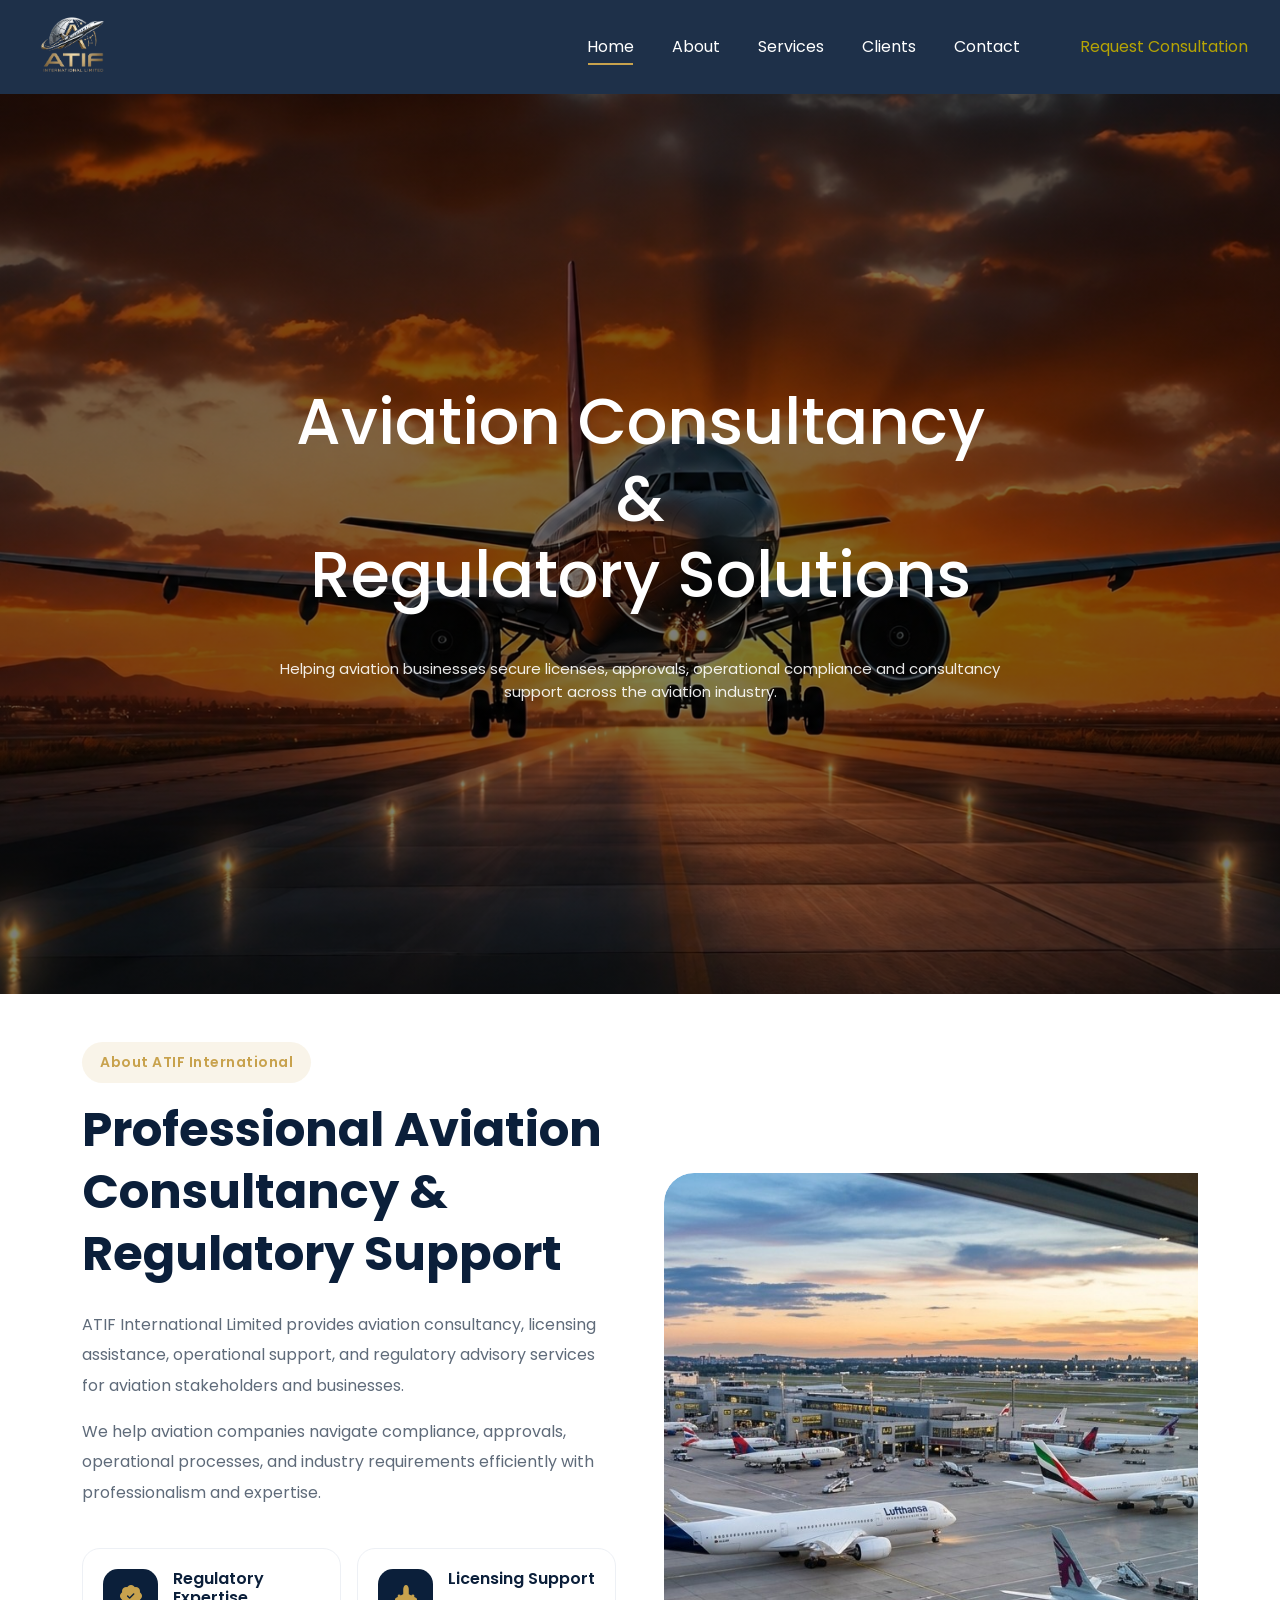
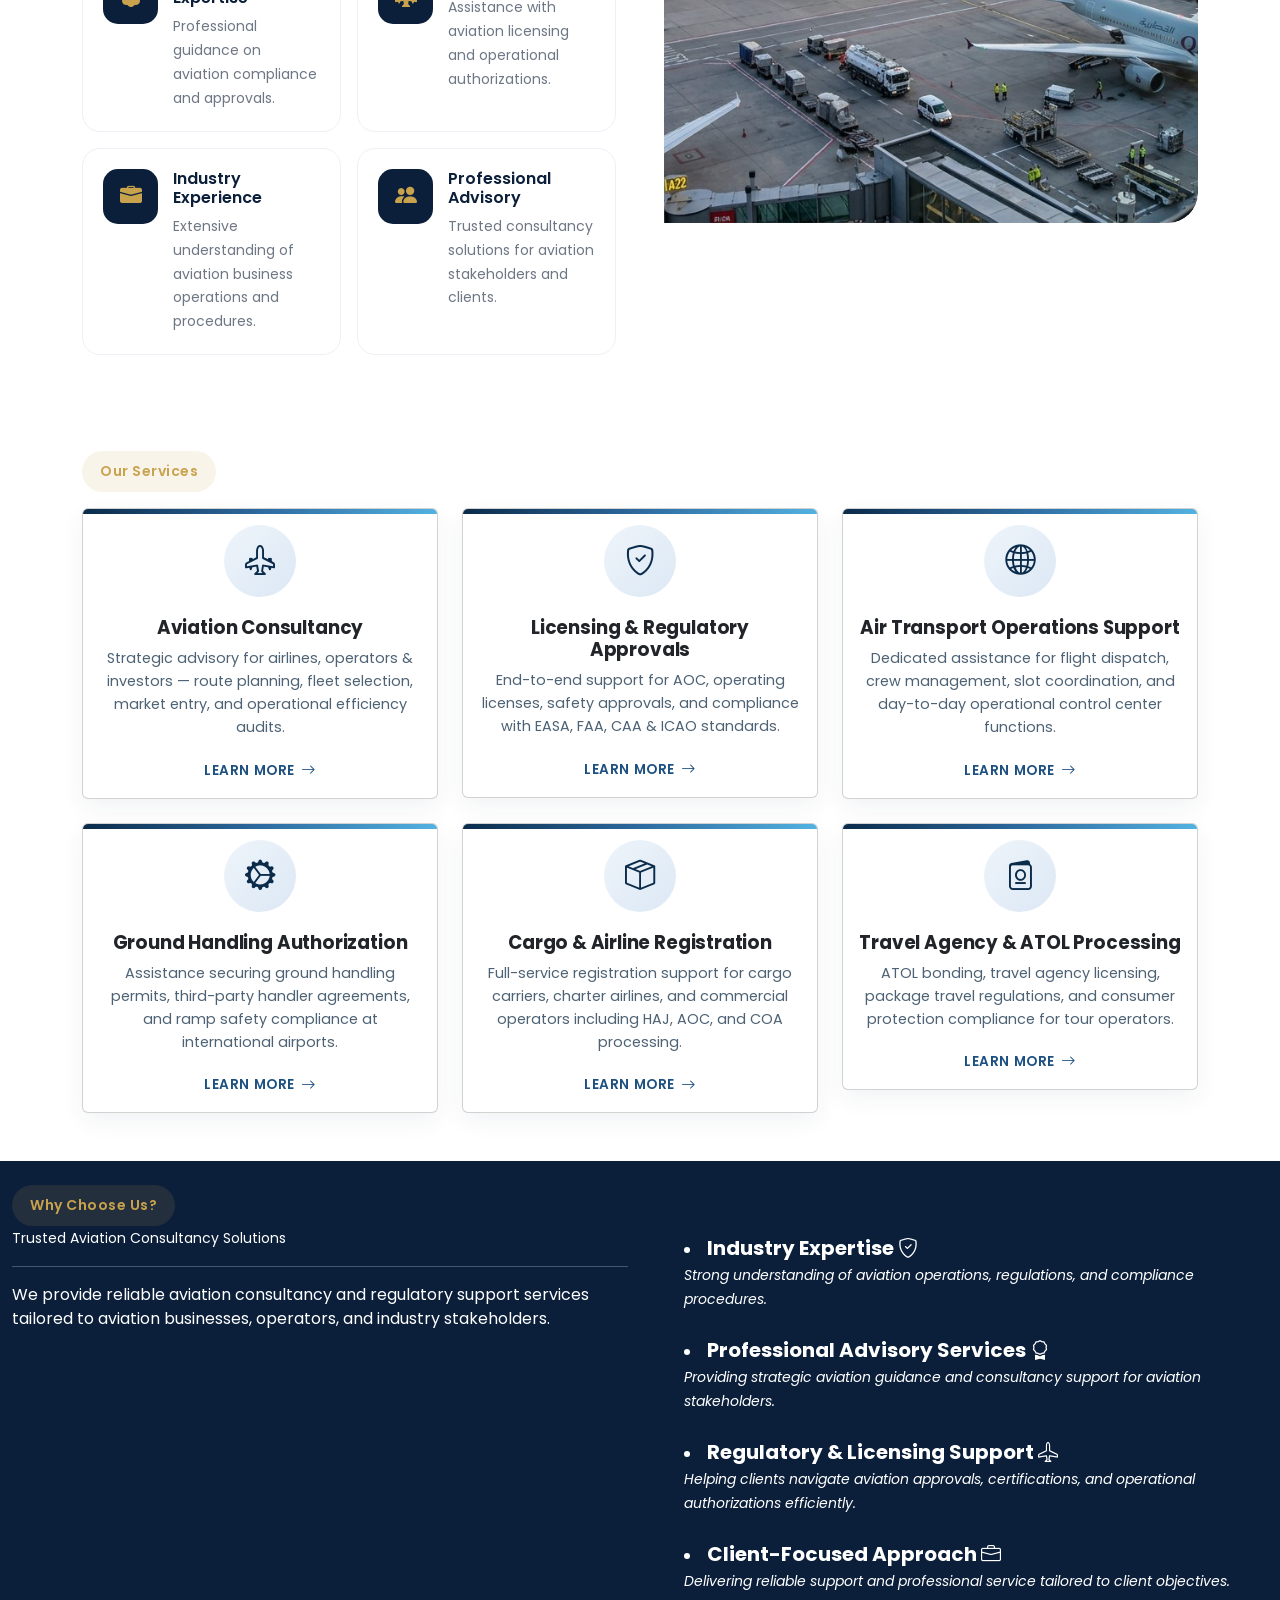
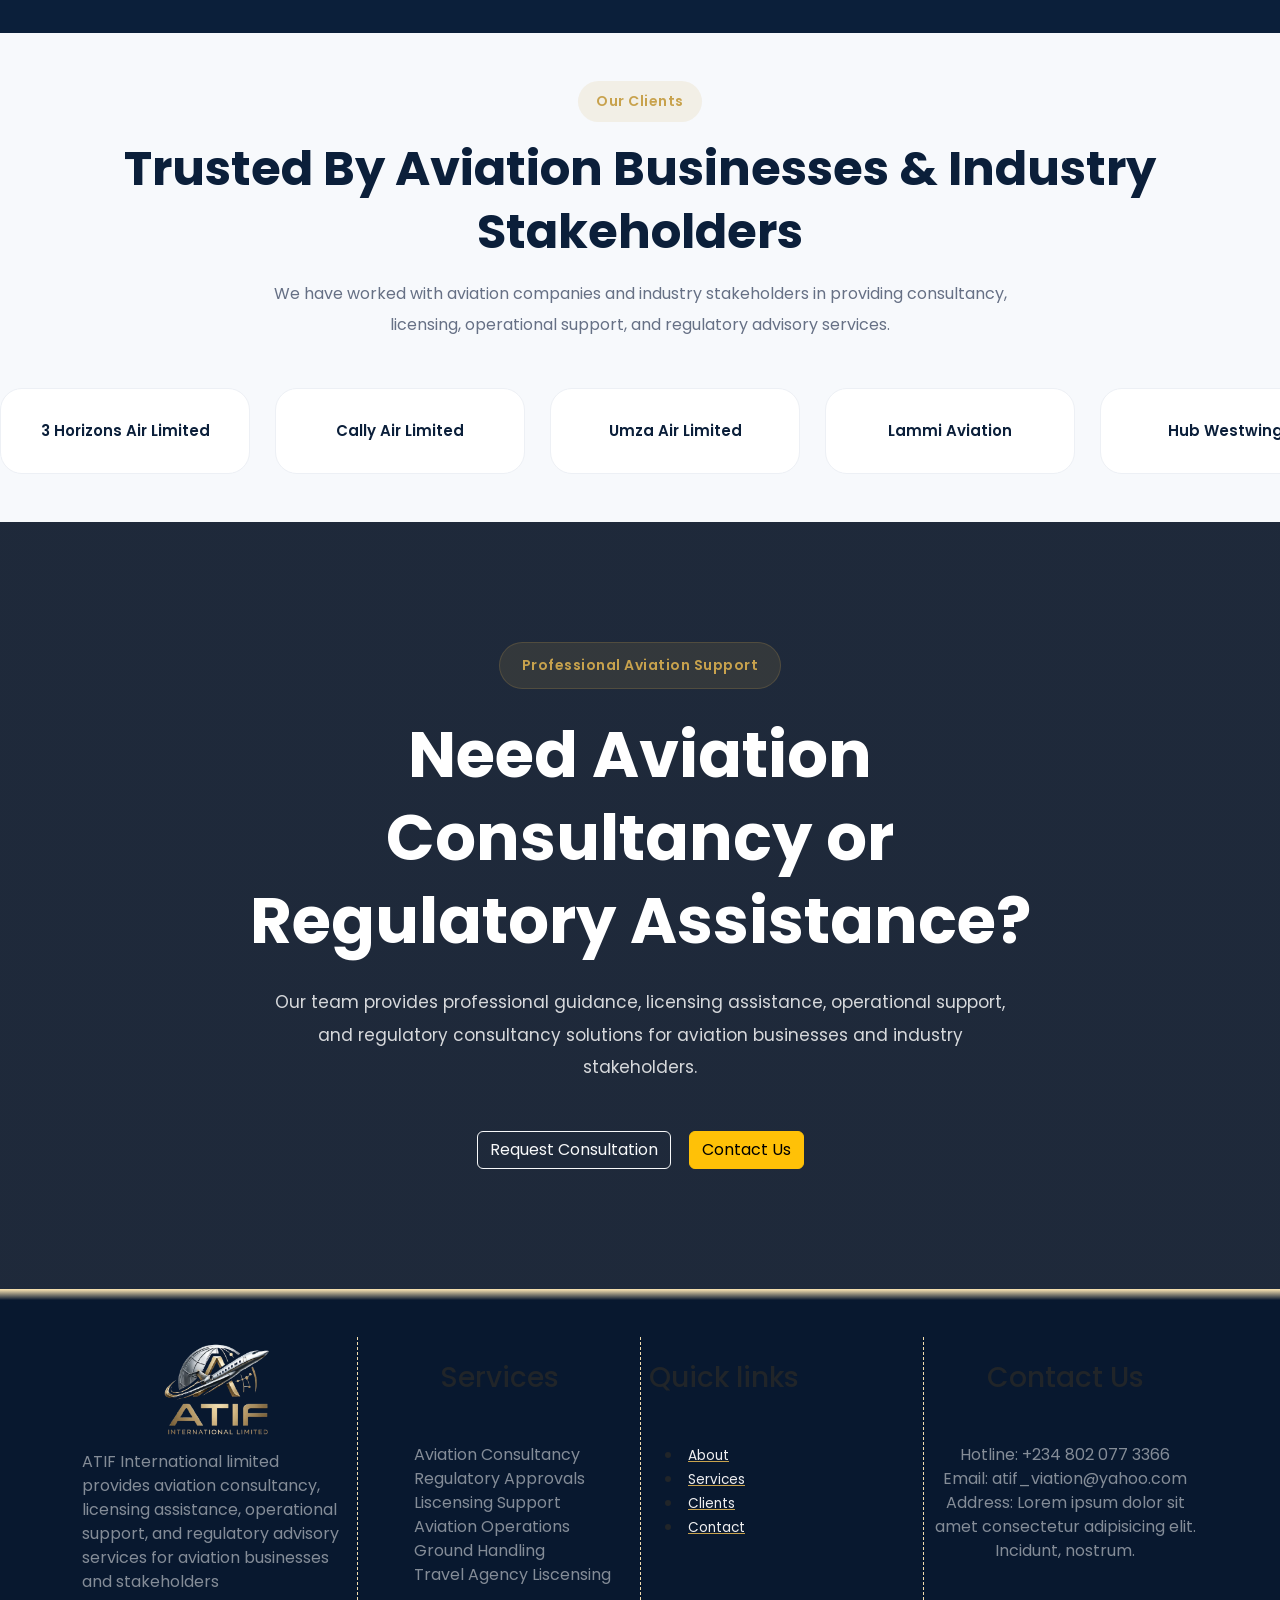
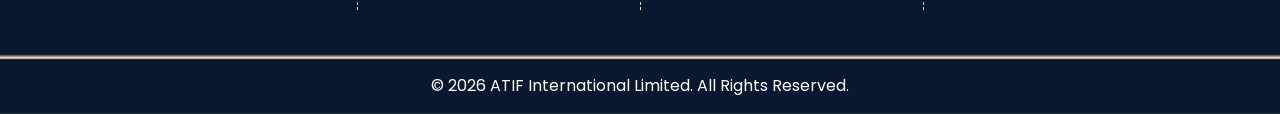
<file: index.html>
<!DOCTYPE html>
<html lang="en">
<head>
    <meta charset="UTF-8">
    <meta name="viewport" content="width=device-width, initial-scale=1.0">
    <title>ATIF International Limited</title>
    <link rel="stylesheet" href="style.css">
    <link rel="stylesheet" href="bootstrap-5.3.3-dist/css/bootstrap.min.css">
    <link rel="stylesheet" href="https://cdn.jsdelivr.net/npm/bootstrap-icons@1.11.3/font/bootstrap-icons.min.css">
    <!-- Google Font -->
    <link href="https://fonts.googleapis.com/css2?family=Poppins:wght@300;400;500;600;700&display=swap" rel="stylesheet">
</head>

<body>
<!-- NAVBAR -->
<nav class="navbar navbar-expand-lg custom-navbar sticky-top">
    <div class="container-fluid">
        <!-- LOGO -->

        <a href="index.html" class="navbar-brand"><img src="logo.png" alt="" style="width: 120px;"></a>

        <!-- TOGGLER -->
        <button class="navbar-toggler" type="button" data-bs-toggle="offcanvas" data-bs-target="#mobileMenu">
            <i class="bi bi-list"></i>
        </button>

        <!-- DESKTOP MENU -->
        <div class="collapse navbar-collapse justify-content-end d-none d-lg-flex">
            <ul class="navbar-nav align-items-lg-center">
                <li class="nav-item">
                    <a class="nav-link active" href="index.html">Home</a>
                </li>
                <li class="nav-item">
                    <a class="nav-link" href="about.html">About</a>
                </li>
                <li class="nav-item">
                    <a class="nav-link" href="services.html">Services</a>
                </li>
                <li class="nav-item">
                    <a class="nav-link" href="clients.html">Clients</a>
                </li>
                <li class="nav-item">
                    <a class="nav-link" href="contact.html">Contact</a>
                </li>
                <li class="nav-item ms-lg-3">
                    <a class="nav-link consult-btn" href="contact.html#contact-form">Request Consultation</a>
                </li>
            </ul>
        </div>
    </div>
</nav>

<!-- OFFCANVAS MOBILE MENU -->
<div class="offcanvas offcanvas-end" tabindex="-1" id="mobileMenu">
    <div class="offcanvas-header">
        <h5 class="offcanvas-title"> ATIF International</h5>
        <button type="button" class="btn-close text-danger h1" data-bs-dismiss="offcanvas">&times;</button>
    </div>

    <div class="offcanvas-body">
        <ul class="navbar-nav ms-3">
            <li class="nav-item">
                <a class="nav-link active" href="index.html">Home</a>
            </li>
            <li class="nav-item">
                <a class="nav-link" href="about.html">About</a>
            </li>
            <li class="nav-item">
                <a class="nav-link" href="services.html">Services</a>
            </li>
            <li class="nav-item">
                <a class="nav-link" href="clients.html">Clients</a>
            </li>
            <li class="nav-item">
                <a class="nav-link" href="contact.html">Contact</a>
            </li>
            <li class="nav-item text-center">
                <a class="nav-link consult-btn" href="contact.html#contact-form">Request Consultation</a>
            </li>
        </ul>

        <!-- MOBILE CONTACT -->
        <div class="mobile-contact">
            <h6>Contact Information</h6>
            <p> <i class="bi bi-envelope-fill"></i> atif_viation@yahoo.com </p>
            <p><i class="bi bi-telephone-fill"></i> +234 802 077 3366</p>
            <p><i class="bi bi-geo-alt-fill"></i> Ikeja, Lagos State, Nigeria </p>
        </div>
    </div>
</div>

<!-- HERO -->
<section class="hero">
    <div>
        <h2>Aviation Consultancy <br>& <br> Regulatory Solutions</h2>
<br>
        <p>Helping aviation businesses secure licenses, approvals, operational compliance and consultancy support across the aviation industry.</p>
    </div>
</section>

<section class="about-section py-5">
    <div class="container">
        <div class="row align-items-center g-md-5">
            <!-- LEFT CONTENT -->
            <div class="col-lg-6">
                <span class="section-tag">About ATIF International</span>
                <h2 class="about-title mt-3">Professional Aviation Consultancy & Regulatory Support</h2>
                <p class="about-text mt-4">ATIF International Limited provides aviation consultancy, licensing assistance, operational support, and regulatory advisory services for aviation stakeholders and businesses.</p>
                <p class="about-text">We help aviation companies navigate compliance, approvals, operational processes, and industry requirements efficiently with professionalism and expertise.</p>

                <!-- FEATURE BOXES -->
                <div class="row mt-4 g-3">

                    <!-- BOX 1 -->
                    <div class="col-md-6">

                        <div class="feature-box">

                            <div class="feature-icon">
                                <i class="bi bi-patch-check-fill"></i>
                            </div>

                            <div>
                                <h6>Regulatory Expertise</h6>

                                <p>
                                    Professional guidance on aviation
                                    compliance and approvals.
                                </p>
                            </div>

                        </div>

                    </div>

                    <!-- BOX 2 -->
                    <div class="col-md-6">

                        <div class="feature-box">

                            <div class="feature-icon">
                                <i class="bi bi-airplane-engines-fill"></i>
                            </div>

                            <div>
                                <h6>Licensing Support</h6>

                                <p>
                                    Assistance with aviation licensing
                                    and operational authorizations.
                                </p>
                            </div>

                        </div>

                    </div>

                    <!-- BOX 3 -->
                    <div class="col-md-6">

                        <div class="feature-box">

                            <div class="feature-icon">
                                <i class="bi bi-briefcase-fill"></i>
                            </div>

                            <div>
                                <h6>Industry Experience</h6>

                                <p>
                                    Extensive understanding of aviation
                                    business operations and procedures.
                                </p>
                            </div>

                        </div>

                    </div>

                    <!-- BOX 4 -->
                    <div class="col-md-6">

                        <div class="feature-box">

                            <div class="feature-icon">
                                <i class="bi bi-people-fill"></i>
                            </div>

                            <div>
                                <h6>Professional Advisory</h6>

                                <p>
                                    Trusted consultancy solutions for
                                    aviation stakeholders and clients.
                                </p>
                            </div>

                        </div>

                    </div>

                </div>

            </div>

            <!-- RIGHT IMAGE -->
            <div class="col-lg-6">
                <div class="about-image">
                    <img src="airport-img.jpg" alt="Aviation Consultancy">
                </div>
            </div>

        </div>

    </div>
</section>

<div class="container cards-wrapper py-5">
  <!-- Section heading (optional) -->
    <span class="section-tag mb-3">
        Our Services
    </span>

  <div class="row g-4">
    <!-- 1. Aviation Consultancy -->
    <div class="col-12 col-sm-6 col-lg-4">
      <div class="card aviation-card">
        <div class="card-body">
          <div class="icon-circle">
            <i class="bi bi-airplane-engines"></i>
          </div>
          <h5 class="card-title">Aviation Consultancy</h5>
          <p class="card-text">Strategic advisory for airlines, operators &amp; investors — route planning, fleet selection, market entry, and operational efficiency audits.</p>
          <a href="services.html" class="card-link">Learn more <i class="bi bi-arrow-right"></i></a>
        </div>
      </div>
    </div>

    <!-- 2. Licensing & Regulatory Approvals -->
    <div class="col-12 col-sm-6 col-lg-4">
      <div class="card aviation-card">
        <div class="card-body">
          <div class="icon-circle">
            <i class="bi bi-shield-check"></i>
          </div>
          <h5 class="card-title">Licensing &amp; Regulatory Approvals</h5>
          <p class="card-text">End-to-end support for AOC, operating licenses, safety approvals, and compliance with EASA, FAA, CAA &amp; ICAO standards.</p>
          <a href="services.html" class="card-link">Learn more <i class="bi bi-arrow-right"></i></a>
        </div>
      </div>
    </div>

    <!-- 3. Air Transport Operations Support -->
    <div class="col-12 col-sm-6 col-lg-4">
      <div class="card aviation-card">
        <div class="card-body">
          <div class="icon-circle">
            <i class="bi bi-globe2"></i>
          </div>
          <h5 class="card-title">Air Transport Operations Support</h5>
          <p class="card-text">Dedicated assistance for flight dispatch, crew management, slot coordination, and day-to-day operational control center functions.</p>
          <a href="services.html" class="card-link">Learn more <i class="bi bi-arrow-right"></i></a>
        </div>
      </div>
    </div>

    <!-- 4. Ground Handling Authorization -->
    <div class="col-12 col-sm-6 col-lg-4">
      <div class="card aviation-card">
        <div class="card-body">
          <div class="icon-circle">
            <i class="bi bi-gear-wide-connected"></i>
          </div>
          <h5 class="card-title">Ground Handling Authorization</h5>
          <p class="card-text">Assistance securing ground handling permits, third-party handler agreements, and ramp safety compliance at international airports.</p>
          <a href="services.html" class="card-link">Learn more <i class="bi bi-arrow-right"></i></a>
        </div>
      </div>
    </div>

    <!-- 5. Cargo & Airline Registration -->
    <div class="col-12 col-sm-6 col-lg-4">
      <div class="card aviation-card">
        <div class="card-body">
          <div class="icon-circle">
            <i class="bi bi-box-seam"></i>
          </div>
          <h5 class="card-title">Cargo &amp; Airline Registration</h5>
          <p class="card-text">Full-service registration support for cargo carriers, charter airlines, and commercial operators including HAJ, AOC, and COA processing.</p>
          <a href="services.html" class="card-link">Learn more <i class="bi bi-arrow-right"></i></a>
        </div>
      </div>
    </div>

    <!-- 6. Travel Agency & ATOL Processing -->
    <div class="col-12 col-sm-6 col-lg-4">
      <div class="card aviation-card">
        <div class="card-body">
          <div class="icon-circle">
            <i class="bi bi-passport"></i>
          </div>
          <h5 class="card-title">Travel Agency &amp; ATOL Processing</h5>
          <p class="card-text">ATOL bonding, travel agency licensing, package travel regulations, and consumer protection compliance for tour operators.</p>
          <a href="services.html" class="card-link">Learn more <i class="bi bi-arrow-right"></i></a>
        </div>
      </div>
    </div>
  </div>
</div>

<section class="container-fluid why py-4">
    <div class="row">
        <div class="col-md-6">
            <div class="text-start">
                <span class="section-tag">Why Choose Us?</span> <br>
                <small>Trusted Aviation Consultancy Solutions</small> <hr>
                <p class="text-start">We provide reliable aviation consultancy and regulatory support services tailored to aviation businesses, operators, and industry stakeholders.</p>
            </div>
        </div>
        <div class="col-md-6">
            <ul class="mt-5">
                <li class="whyLi"><strong style="font-size: 20px;">Industry Expertise <i class="bi bi-shield-check"></i></strong> <br>
                    <i><small>Strong understanding of aviation operations, regulations, and compliance procedures.</small></i>
                </li> <br>
                <li class="whyLi"><strong style="font-size: 20px;">Professional Advisory Services <i class="bi bi-award"></i></strong> <br>
                    <i><small>Providing strategic aviation guidance and consultancy support for aviation stakeholders.</small></i>
                </li> <br>
                <li class="whyLi"><strong style="font-size: 20px;">Regulatory & Licensing Support <i class="bi bi-airplane"></i></strong> <br>
                    <i><small>Helping clients navigate aviation approvals, certifications, and operational authorizations efficiently.</small></i>
                </li> <br>
                <li class="whyLi"><strong style="font-size: 20px;">Client-Focused Approach <i class="bi bi-briefcase"></i></strong> <br>
                    <i><small>Delivering reliable support and professional service tailored to client objectives.</small></i>
                </li>
            </ul>
    </div>
</section>

<section class="clients-section py-5">

    <div class="container">

        <!-- SECTION TITLE -->
        <div class="text-center mb-5">

            <span class="section-tag">
                Our Clients
            </span>

            <h2 class="clients-title mt-3">
                Trusted By Aviation Businesses &
                Industry Stakeholders
            </h2>

            <p class="clients-text mt-3">
                We have worked with aviation companies and
                industry stakeholders in providing consultancy,
                licensing, operational support, and regulatory
                advisory services.
            </p>

        </div>

    </div>

    <!-- LOGO SLIDER -->
    <div class="client-slider">

        <div class="client-track">

            <!-- CLIENT 1 -->
            <div class="client-item">
                <h6>3 Horizons Air Limited</h6>
            </div>

            <!-- CLIENT 2 -->
            <div class="client-item">
                <h6>Cally Air Limited</h6>
            </div>

            <!-- CLIENT 3 -->
            <div class="client-item">
                <h6>Umza Air Limited</h6>
            </div>

            <!-- CLIENT 4 -->
            <div class="client-item">
                <h6>Lammi Aviation</h6>
            </div>

            <!-- CLIENT 5 -->
            <div class="client-item">
                <h6>Hub Westwing</h6>
            </div>

            <!-- CLIENT 6 -->
            <div class="client-item">
                <h6>SAHCO Air Limited</h6>
            </div>

            <!-- CLIENT 7 -->
            <div class="client-item">
                <h6>Rvest Air Limited</h6>
            </div>

            <!-- CLIENT 8 -->
            <div class="client-item">
                <h6>Aglow Air Limited</h6>
            </div>

            <!-- CLIENT 9 -->
            <div class="client-item">
                <h6>Pelican Air Limited</h6>
            </div>

            <!-- CLIENT 10 -->
            <div class="client-item">
                <h6>Global Aviators Limited</h6>
            </div>

            <!-- CLIENT 11 -->
            <div class="client-item">
                <h6>Copterjet Air Limited</h6>
            </div>

            <!-- DUPLICATE FOR SMOOTH LOOP -->

            <div class="client-item">
                <h6>3 Horizons Air Limited</h6>
            </div>

            <div class="client-item">
                <h6>Cally Air Limited</h6>
            </div>

            <div class="client-item">
                <h6>Umza Air Limited</h6>
            </div>

            <div class="client-item">
                <h6>Lammi Aviation</h6>
            </div>

            <div class="client-item">
                <h6>Hub Westwing</h6>
            </div>

            <div class="client-item">
                <h6>SAHCO Air Limited</h6>
            </div>

        </div>

    </div>
</section>


<section class="cta-section">

    <div class="cta-overlay"></div>

    <div class="container position-relative">
        <div class="row justify-content-center">
            <div class="col-lg-9">
                <div class="cta-content text-center">

                    <!-- SMALL TAG -->
                    <span class="cta-tag">
                        Professional Aviation Support
                    </span>

                    <!-- MAIN HEADING -->
                    <h2 class="cta-title mt-4">
                        Need Aviation Consultancy or
                        Regulatory Assistance?
                    </h2>

                    <!-- TEXT -->
                    <p class="cta-text mt-4">
                        Our team provides professional guidance,
                        licensing assistance, operational support,
                        and regulatory consultancy solutions for
                        aviation businesses and industry stakeholders.
                    </p>

                    <!-- BUTTONS -->
                    <div class="cta-buttons mt-5">
                        <a href="contact.html#contact-form" class="btn btn-outline-light cta-btn-light">Request Consultation</a>
                        <a href="contact.html" class="btn btn-warning cta-btn-outline">Contact Us</a>
                    </div>
                </div>
            </div>
        </div>
    </div>
</section>

<footer class="py-5">
    <div class="container">
        <div class="row g-3">
            <div class="col-md-3">
                <div class="text-center">
                    <img src="logo.png" class="img-fluid" alt="" style="width: 200px;">
                </div>
                <p class="text-white-50">ATIF International limited provides aviation consultancy, licensing assistance, operational support, and regulatory advisory services for aviation businesses and stakeholders</p>
            </div>
            <div class="col-md-3 col-sm-6 col-6 divider">
                <div class="text-md-center">
                    <h3 class="mt-md-4">Services</h3>
                    <div class="mt-md-5 text-start ms-lg-5 text-white-50">
                        <ul class="list-unstyled">
                            <li class="nav-item"> Aviation Consultancy</li>
                            <li class="nav-item">Regulatory Approvals</li>
                            <li class="nav-item">Liscensing Support</li>
                            <li class="nav-item">Aviation Operations</li>
                            <li class="nav-item">Ground Handling</li>
                            <li class="nav-item">Travel Agency Liscensing</li>
                        </ul>
                    </div>
                </div>
            </div>
            <div class="col-md-3 col-sm-6 col-6 divider">
                <div class="text-lg-start text-center">
                    <h3 class="mt-md-4">Quick links</h3>
                    <div class="mt-md-5 text-start ms-lg-3 ms-5">
                        <li class="nav-item">
                            <a class="footer-link" href="about.html">About</a>
                        </li>
                        <li class="nav-item">
                            <a class="footer-link" href="services.html">Services</a>
                        </li>
                        <li class="nav-item">
                            <a class="footer-link" href="clients.html">Clients</a>
                        </li>
                        <li class="nav-item">
                            <a class="footer-link" href="contact.html">Contact</a>
                        </li>
                    </div>
                </div>
            </div>
            <div class="col-md-3 divider">
                <div class="text-center">
                    <h3 class="mt-md-4">Contact Us</h3>
                    <ul class="list-unstyled text-white-50 mt-md-5">
                        <li>Hotline: +234 802 077 3366</li>
                        <li>Email: atif_viation@yahoo.com</li>
                        <li>Address: Lorem ipsum dolor sit amet consectetur adipisicing elit. Incidunt, nostrum.</li>
                    </ul>
                </div>
            </div>
        </div>
    </div>
</footer>
<footer class="bottom-bar py-3 text-center text-white">
    &copy; 2026 ATIF International Limited. All Rights Reserved.
</footer>

        <script src="atif.js"></script>
        <script src="bootstrap-5.3.3-dist/js/bootstrap.bundle.min.js"></script>
</body>
</html>
</file>
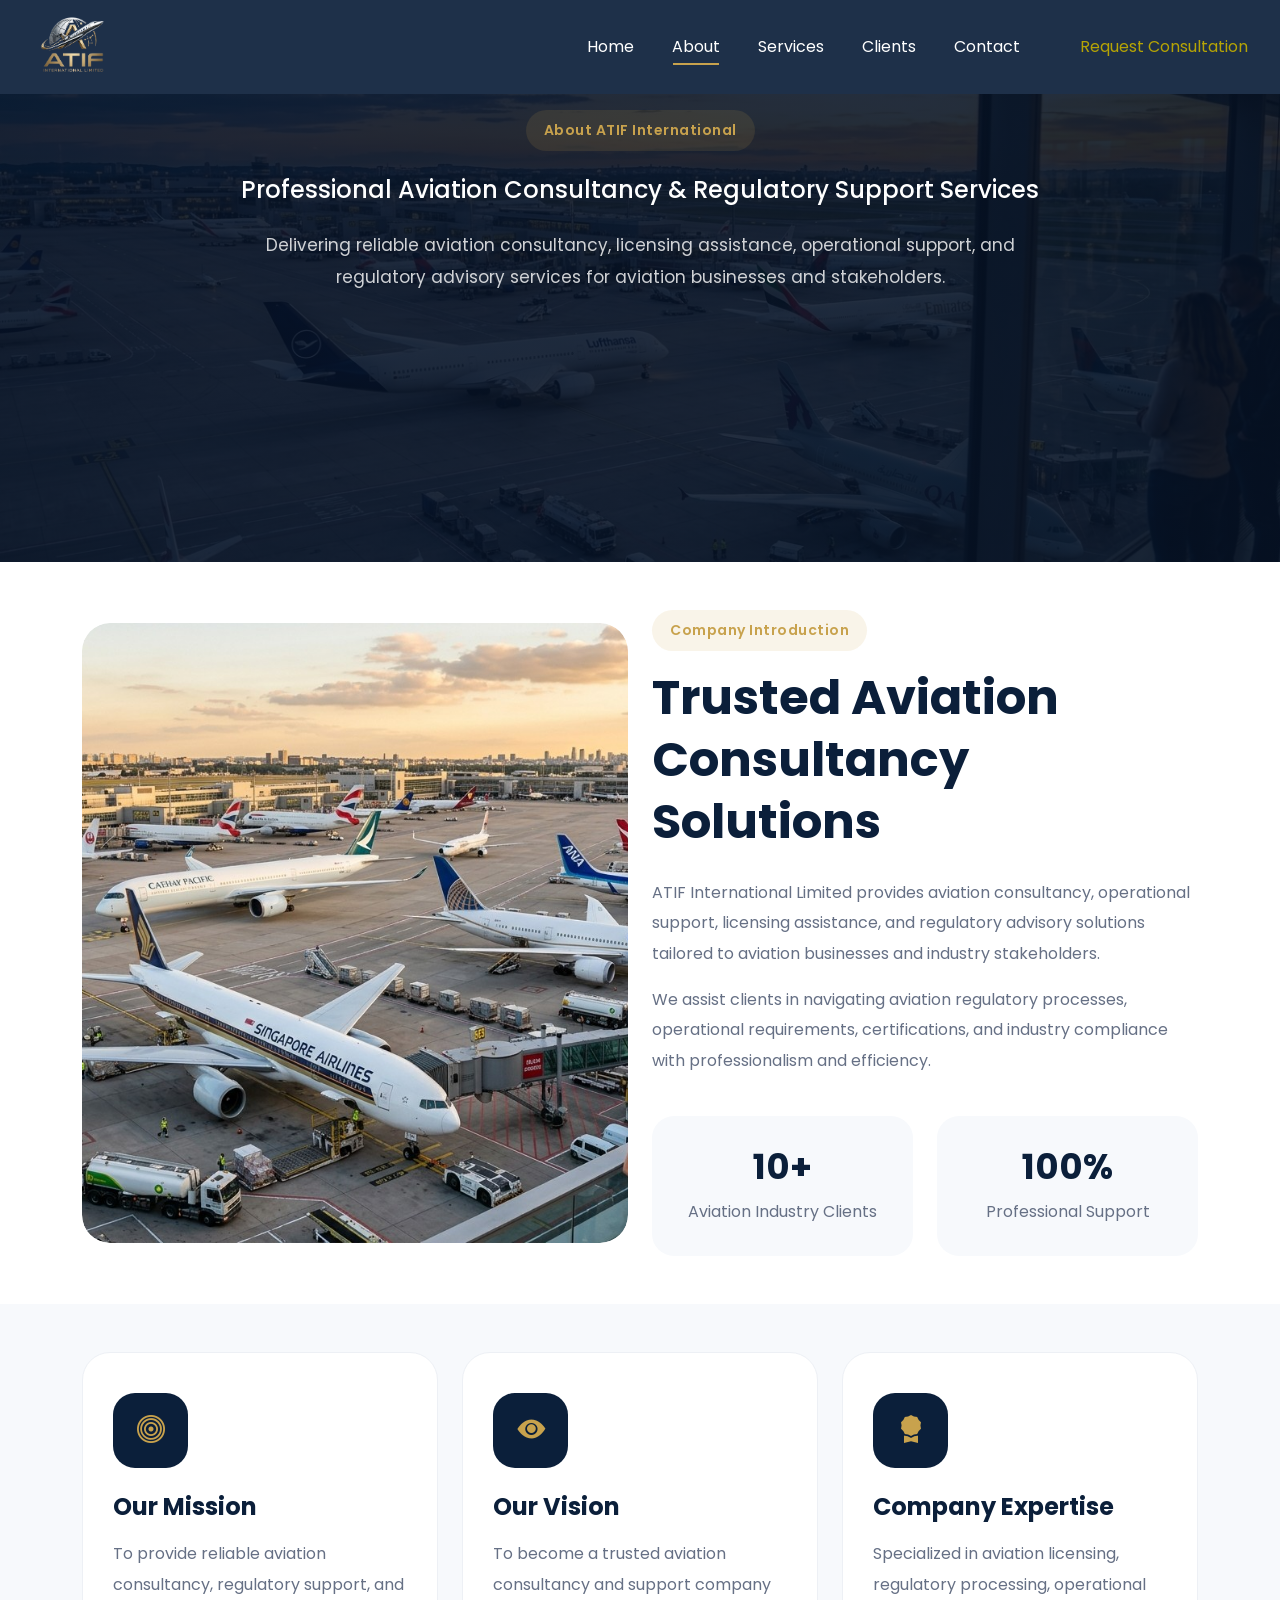
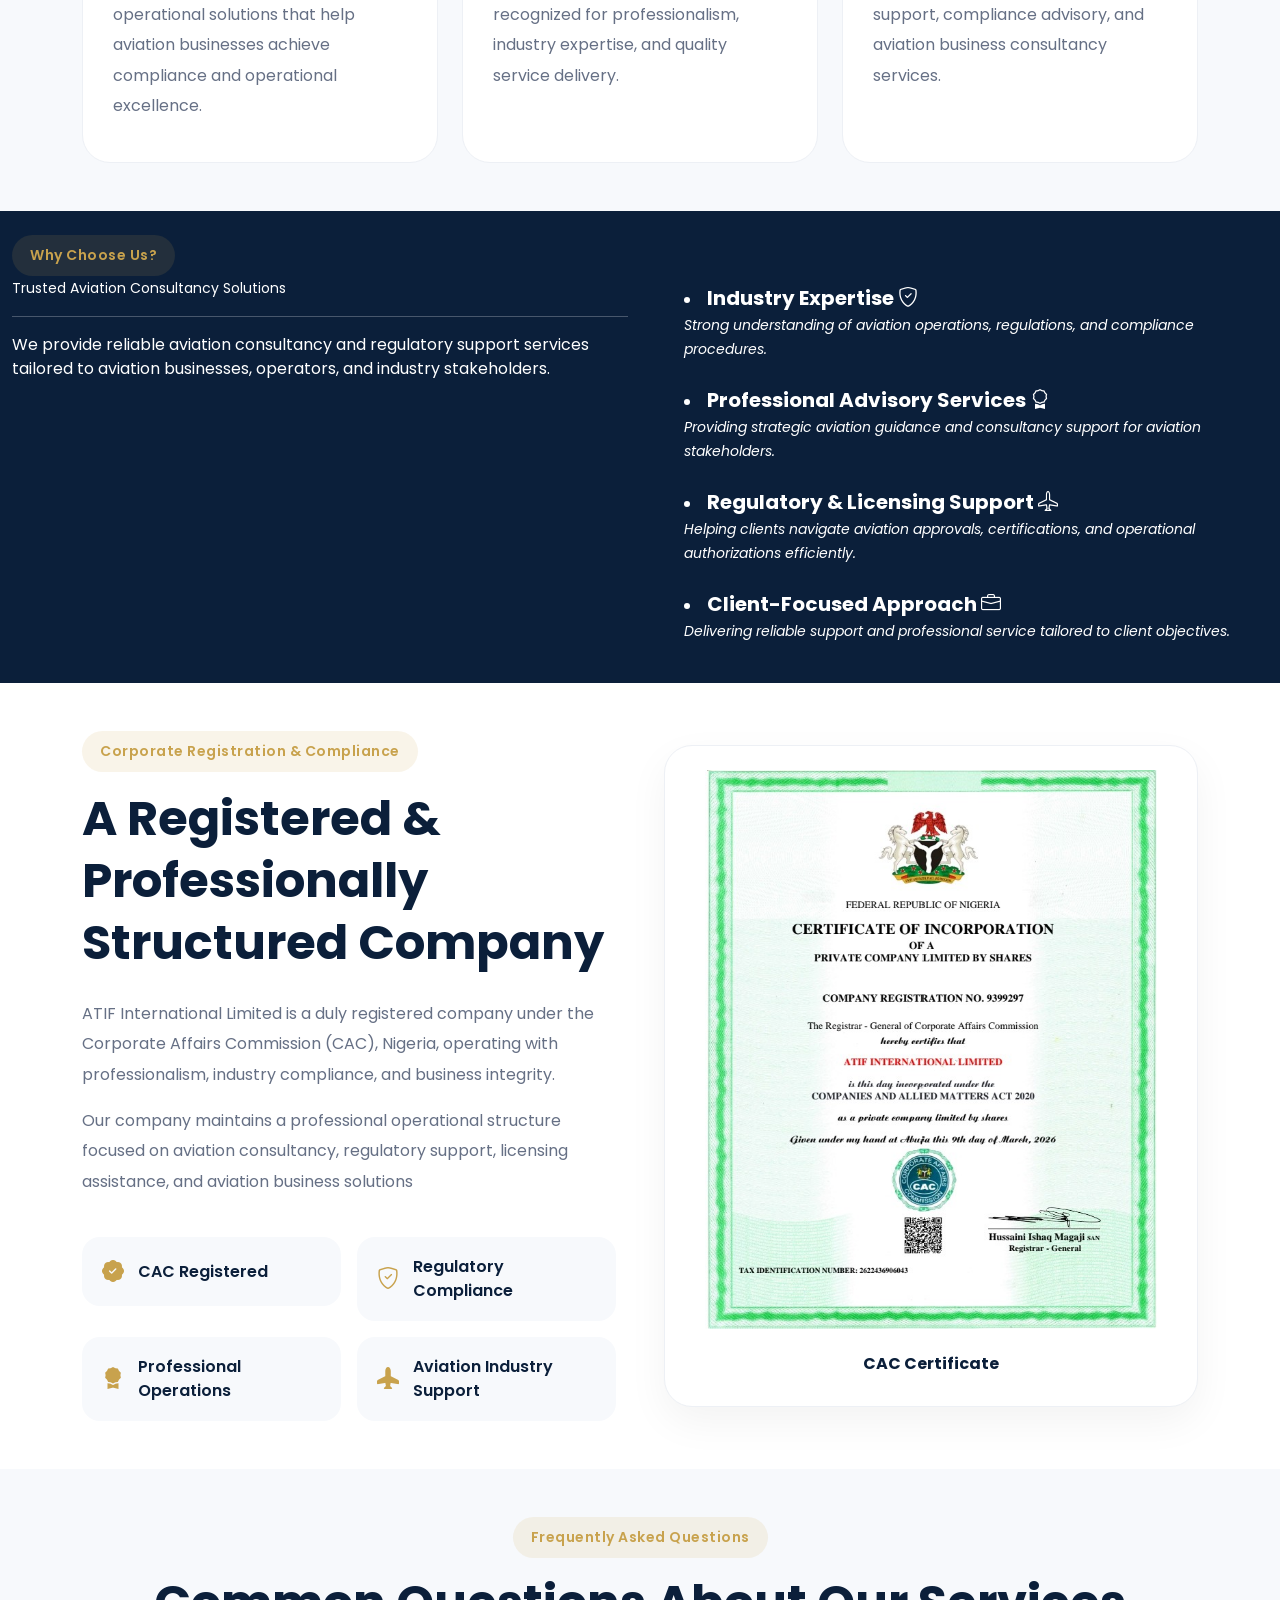
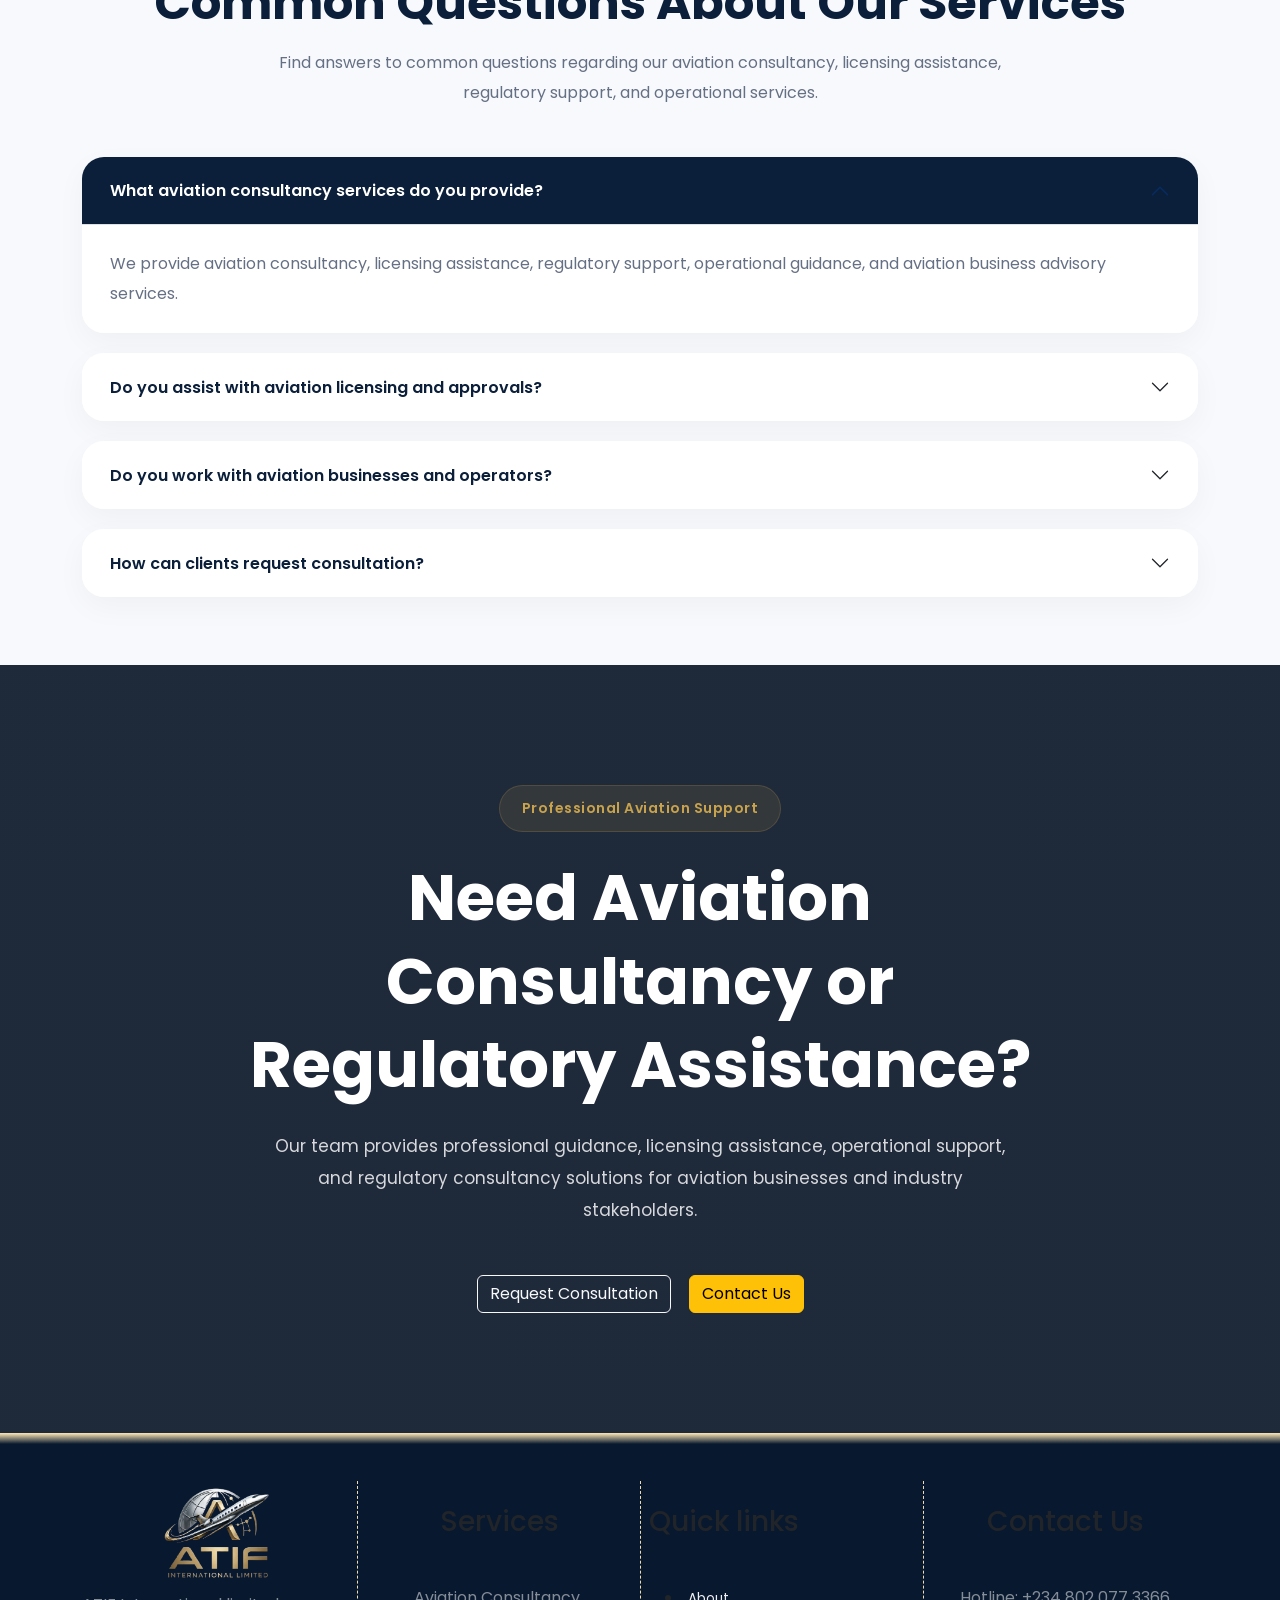
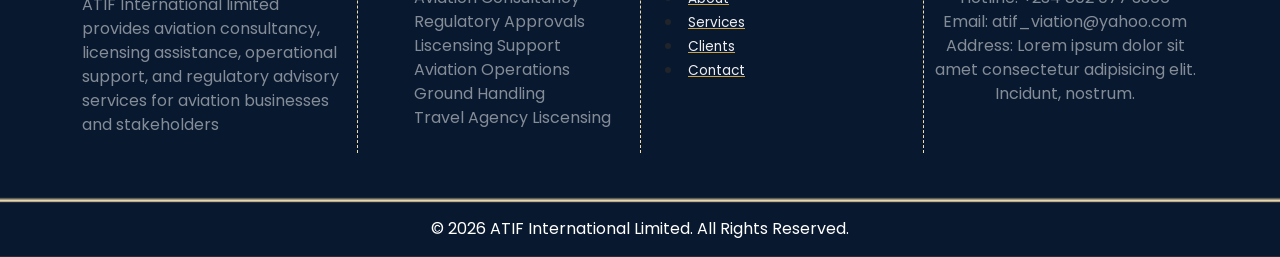
<file: about.html>
<!DOCTYPE html>
<html lang="en">
<head>
    <meta charset="UTF-8">
    <meta name="viewport" content="width=device-width, initial-scale=1.0">
    <title>ATIF International Limited</title>
    <link rel="stylesheet" href="style.css">
    <link rel="stylesheet" href="bootstrap-5.3.3-dist/css/bootstrap.min.css">
    <link rel="stylesheet" href="https://cdn.jsdelivr.net/npm/bootstrap-icons@1.11.3/font/bootstrap-icons.min.css">
    <!-- Google Font -->
    <link href="https://fonts.googleapis.com/css2?family=Poppins:wght@300;400;500;600;700&display=swap" rel="stylesheet">
</head>
<body>
    <!-- NAVBAR -->
<nav class="navbar navbar-expand-lg custom-navbar sticky-top">
    <div class="container-fluid">
        <!-- LOGO -->
        <a href="index.html" class="navbar-brand"><img src="logo.png" alt="" style="width: 120px;"></a>

        <!-- TOGGLER -->
        <button class="navbar-toggler" type="button" data-bs-toggle="offcanvas" data-bs-target="#mobileMenu">
            <i class="bi bi-list"></i>
        </button>

        <!-- DESKTOP MENU -->
        <div class="collapse navbar-collapse justify-content-end d-none d-lg-flex">
            <ul class="navbar-nav align-items-lg-center">
                <li class="nav-item">
                    <a class="nav-link" href="index.html">Home</a>
                </li>
                <li class="nav-item">
                    <a class="nav-link active" href="about.html">About</a>
                </li>
                <li class="nav-item">
                    <a class="nav-link" href="services.html">Services</a>
                </li>
                <li class="nav-item">
                    <a class="nav-link" href="clients.html">Clients</a>
                </li>
                <li class="nav-item">
                    <a class="nav-link" href="contact.html">Contact</a>
                </li>
                <li class="nav-item ms-lg-3">
                    <a class="nav-link consult-btn" href="contact.html#contact-form">Request Consultation</a>
                </li>
            </ul>
        </div>
    </div>
</nav>

<!-- OFFCANVAS MOBILE MENU -->
<div class="offcanvas offcanvas-end" tabindex="-1" id="mobileMenu">
    <div class="offcanvas-header">
        <h5 class="offcanvas-title"> ATIF International</h5>
        <button type="button" class="btn-close text-danger h1" data-bs-dismiss="offcanvas">&times;</button>
    </div>

    <div class="offcanvas-body">
        <ul class="navbar-nav ms-3">
            <li class="nav-item">
                <a class="nav-link" href="index.html">Home</a>
            </li>
            <li class="nav-item">
                <a class="nav-link active" href="about.html">About</a>
            </li>
            <li class="nav-item">
                <a class="nav-link" href="services.html">Services</a>
            </li>
            <li class="nav-item">
                <a class="nav-link" href="clients.html">Clients</a>
            </li>
            <li class="nav-item">
                <a class="nav-link" href="contact.html">Contact</a>
            </li>
            <li class="nav-item text-center">
                <a class="nav-link consult-btn" href="contact.html#contact-form">Request Consultation</a>
            </li>
        </ul>

        <!-- MOBILE CONTACT -->
        <div class="mobile-contact">
            <h6>Contact Information</h6>
            <p> <i class="bi bi-envelope-fill"></i> atif_viation@yahoo.com </p>
            <p><i class="bi bi-telephone-fill"></i> +234 802 077 3366</p>
            <p><i class="bi bi-geo-alt-fill"></i> Ikeja, Lagos State, Nigeria </p>
        </div>
    </div>
</div>

<section class="about-hero">
        <div class="about-overlay"></div>
    <div class="container-fluid position-relative">
        <div class="row justify-content-center text-center">
            <div class="col-lg-9">
                <span class="section-tag mt-3">About ATIF International</span>
                <h4 class="about-hero-title mt-4">Professional Aviation Consultancy & Regulatory Support Services</h4>
                <p class="about-hero-text mt-4">Delivering reliable aviation consultancy, licensing assistance, operational support, and regulatory advisory services for aviation businesses and stakeholders.</p>
            </div>
        </div>
    </div>
</section>

<!-- =========================
    COMPANY INTRODUCTION
========================== -->
<section class="company-intro py-5">
    <div class="container">
        <div class="row align-items-center">
            <div class="col-lg-6 order-lg-1 order-md-2 order-sm-2 order-2">
                <div class="intro-image">
                    <img src="airport-img 2.jpg" alt="Aviation Consultancy" class="img-fluid">
                </div>
            </div>

            <div class="col-lg-6 order-lg-2 order-md-1 order-sm-1 order-1">
                <span class="section-tag">Company Introduction</span>
                <h2 class="intro-title mt-3">Trusted Aviation Consultancy Solutions</h2>
                <p class="intro-text mt-4">ATIF International Limited provides aviation consultancy, operational support, licensing assistance, and regulatory advisory solutions tailored to aviation businesses and industry stakeholders.</p>
                <p class="intro-text">We assist clients in navigating aviation regulatory processes, operational requirements, certifications, and industry compliance with professionalism and efficiency.</p>

                <div class="row mt-2 g-4 mb-md-0 mb-sm-2 mb-4">
                    <div class="col-6">
                        <div class="stat-box">
                            <h3>10+</h3>
                            <p>Aviation Industry Clients</p>
                        </div>
                    </div>
                    <div class="col-6">
                        <div class="stat-box">
                            <h3>100%</h3>
                            <p>Professional Support</p>
                        </div>
                    </div>
                </div>
            </div>
        </div>
    </div>
</section>

<!-- =========================
    MISSION / VISION / EXPERTISE
========================== -->

<section class="mission-section py-5">
    <div class="container">
        <div class="row g-4">
            <!-- MISSION -->
            <div class="col-lg-4">
                <div class="mission-card">
                    <div class="mission-icon"> <i class="bi bi-bullseye"></i> </div>
                    <h3>Our Mission</h3>
                    <p>To provide reliable aviation consultancy, regulatory support, and operational solutions that help aviation businesses achieve compliance and operational excellence.</p>
                </div>
            </div>
            <!-- VISION -->
            <div class="col-lg-4">
                <div class="mission-card">
                    <div class="mission-icon"> <i class="bi bi-eye-fill"></i> </div>
                    <h3>Our Vision</h3>
                    <p>To become a trusted aviation consultancy and support company recognized for professionalism, industry expertise, and quality service delivery.</p>
                </div>
            </div>
            <!-- EXPERTISE -->
            <div class="col-lg-4">
                <div class="mission-card">
                    <div class="mission-icon"> <i class="bi bi-award-fill"></i> </div>
                    <h3>Company Expertise</h3>
                    <p>Specialized in aviation licensing, regulatory processing, operational support, compliance advisory, and aviation business consultancy services.</p>
                </div>
            </div>
        </div>
    </div>
</section>

<section class="container-fluid why py-4">
    <div class="row">
        <div class="col-md-6">
            <div class="text-start">
                <span class="section-tag">Why Choose Us?</span> <br>
                <small>Trusted Aviation Consultancy Solutions</small> <hr>
                <p class="text-start">We provide reliable aviation consultancy and regulatory support services tailored to aviation businesses, operators, and industry stakeholders.</p>
            </div>
        </div>
        <div class="col-md-6">
            <ul class="mt-5">
                <li class="whyLi"><strong style="font-size: 20px;">Industry Expertise <i class="bi bi-shield-check"></i></strong> <br>
                    <i><small>Strong understanding of aviation operations, regulations, and compliance procedures.</small></i>
                </li> <br>
                <li class="whyLi"><strong style="font-size: 20px;">Professional Advisory Services <i class="bi bi-award"></i></strong> <br>
                    <i><small>Providing strategic aviation guidance and consultancy support for aviation stakeholders.</small></i>
                </li> <br>
                <li class="whyLi"><strong style="font-size: 20px;">Regulatory & Licensing Support <i class="bi bi-airplane"></i></strong> <br>
                    <i><small>Helping clients navigate aviation approvals, certifications, and operational authorizations efficiently.</small></i>
                </li> <br>
                <li class="whyLi"><strong style="font-size: 20px;">Client-Focused Approach <i class="bi bi-briefcase"></i></strong> <br>
                    <i><small>Delivering reliable support and professional service tailored to client objectives.</small></i>
                </li>
            </ul>
    </div>
</section>


<!-- =========================
    CERTIFICATIONS / CAC SECTION
========================== -->

<section class="cac-section py-5">
    <div class="container">
        <div class="row align-items-center g-md-5 g-sm-4 gy-4">
            <!-- CONTENT -->
            <div class="col-lg-6">
                <span class="section-tag">Corporate Registration & Compliance</span>
                <h2 class="cac-title mt-3">A Registered & Professionally Structured Company</h2>
                <p class="cac-text mt-4">ATIF International Limited is a duly registered company under the Corporate Affairs Commission (CAC), Nigeria, operating with professionalism, industry compliance, and business integrity.</p>
                <p class="cac-text">Our company maintains a professional operational structure focused on aviation consultancy, regulatory support, licensing assistance, and aviation business solutions</p>

                <div class="row mt-4 g-3">
                    <div class="col-md-6">
                        <div class="compliance-box">
                            <i class="bi bi-patch-check-fill"></i>
                            <span>CAC Registered</span>
                        </div>
                    </div>
                    <div class="col-md-6">
                        <div class="compliance-box">
                            <i class="bi bi-shield-check"></i>
                            <span>Regulatory Compliance</span>
                        </div>
                    </div>
                    <div class="col-md-6">
                        <div class="compliance-box">
                            <i class="bi bi-award-fill"></i>
                            <span>Professional Operations</span>
                        </div>
                    </div>
                    <div class="col-md-6">
                        <div class="compliance-box">
                            <i class="bi bi-airplane-fill"></i>
                            <span>Aviation Industry Support</span>
                        </div>
                    </div>
                </div>
            </div>

            <!-- CERTIFICATE IMAGE -->
            <div class="col-lg-6">
                <div class="certificate-card">
                    <!-- CLICKABLE IMAGE -->
                    <img src="CAC CERTIFICATE - ATIF INTL LTD.jpg" class="img-fluid pt-4" alt="CAC Certificate" id="certificateImage">
                    <!-- SMALL TEXT -->
                    <div class="certificate-info">
                        <h6>CAC Certificate</h6>
                    </div>
                </div>
            </div>
        </div>
    </div>
</section>

<!-- =========================
    IMAGE MODAL
========================== -->

<div class="certificate-modal" id="certificateModal">
    <span class="close-modal" id="closeModal"> &times; </span>
    <img src="CAC CERTIFICATE - ATIF INTL LTD.jpg" alt="CAC Certificate Preview" class="modal-image">
</div>

<!-- =========================
    FAQ SECTION
========================== -->
<section class="faq-section py-5">
    <div class="container">
        <!-- TITLE -->
        <div class="text-center mb-5">
            <span class="section-tag">Frequently Asked Questions</span>
            <h2 class="faq-title mt-3">Common Questions About Our Services</h2>
            <p class="faq-text mt-3">Find answers to common questions regarding our aviation consultancy, licensing assistance, regulatory support, and operational services.</p>
        </div>

        <div class="accordion custom-accordion"
            id="faqAccordion">
            <!-- FAQ 1 -->
            <div class="accordion-item">
                <h2 class="accordion-header">
                    <button class="accordion-button" type="button" data-bs-toggle="collapse" data-bs-target="#faqOne">What aviation consultancy services do you provide?
                    </button>
                </h2>
                <div id="faqOne" class="accordion-collapse collapse show" data-bs-parent="#faqAccordion">
                    <div class="accordion-body">We provide aviation consultancy, licensing assistance, regulatory support, operational guidance, and aviation business advisory services.
                    </div>
                </div>
            </div>
            <!-- FAQ 2 -->
            <div class="accordion-item">
                <h2 class="accordion-header">
                    <button class="accordion-button collapsed" type="button" data-bs-toggle="collapse" data-bs-target="#faqTwo">Do you assist with aviation licensing and approvals?
                    </button>
                </h2>
                <div id="faqTwo" class="accordion-collapse collapse" data-bs-parent="#faqAccordion">
                    <div class="accordion-body">Yes, we assist clients with aviation licensing processes, approvals, certifications, and regulatory authorizations.
                    </div>
                </div>
            </div>
            <!-- FAQ 3 -->
            <div class="accordion-item">
                <h2 class="accordion-header">
                    <button class="accordion-button collapsed" type="button" data-bs-toggle="collapse" data-bs-target="#faqThree">Do you work with aviation businesses and operators?
                    </button>
                </h2>
                <div id="faqThree" class="accordion-collapse collapse" data-bs-parent="#faqAccordion">
                    <div class="accordion-body">Yes, we work with aviation companies, airline operators, stakeholders, and businesses within the aviation industry.
                    </div>
                </div>
            </div>
            <!-- FAQ 4 -->
            <div class="accordion-item">
                <h2 class="accordion-header">
                    <button class="accordion-button collapsed" type="button" data-bs-toggle="collapse" data-bs-target="#faqFour">How can clients request consultation?
                    </button>
                </h2>
                <div id="faqFour" class="accordion-collapse collapse" data-bs-parent="#faqAccordion">
                    <div class="accordion-body">Clients can contact our team through the contact page, phone number, or official email for consultation and professional support.
                    </div>
                </div>
            </div>
        </div>
    </div>
</section>

<section class="cta-section">
    <div class="cta-overlay"></div>
    <div class="container position-relative">
        <div class="row justify-content-center">
            <div class="col-lg-9">
                <div class="cta-content text-center">
                    <!-- SMALL TAG -->
                    <span class="cta-tag">Professional Aviation Support</span>

                    <!-- MAIN HEADING -->
                    <h2 class="cta-title mt-4">Need Aviation Consultancy or Regulatory Assistance?</h2>
                    <!-- TEXT -->
                    <p class="cta-text mt-4">Our team provides professional guidance, licensing assistance, operational support, and regulatory consultancy solutions for aviation businesses and industry stakeholders.</p>
                    <!-- BUTTONS -->
                    <div class="cta-buttons mt-5">
                        <a href="contact.html#contact-form" class="btn btn-outline-light cta-btn-light">Request Consultation</a>
                        <a href="contact.html" class="btn btn-warning cta-btn-outline">Contact Us</a>
                    </div>
                </div>
            </div>
        </div>
    </div>
</section>

<footer class="py-5">
    <div class="container">
        <div class="row g-3">
            <div class="col-md-3">
                <div class="text-center">
                    <img src="logo.png" class="img-fluid" alt="" style="width: 200px;">
                </div>
                <p class="text-white-50">ATIF International limited provides aviation consultancy, licensing assistance, operational support, and regulatory advisory services for aviation businesses and stakeholders</p>
            </div>
            <div class="col-md-3 col-sm-6 col-6 divider">
                <div class="text-md-center">
                    <h3 class="mt-md-4">Services</h3>
                    <div class="mt-md-5 text-start ms-lg-5 text-white-50">
                        <ul class="list-unstyled">
                            <li class="nav-item"> Aviation Consultancy</li>
                            <li class="nav-item">Regulatory Approvals</li>
                            <li class="nav-item">Liscensing Support</li>
                            <li class="nav-item">Aviation Operations</li>
                            <li class="nav-item">Ground Handling</li>
                            <li class="nav-item">Travel Agency Liscensing</li>
                        </ul>
                    </div>
                </div>
            </div>
            <div class="col-md-3 col-sm-6 col-6 divider">
                <div class="text-lg-start text-center">
                    <h3 class="mt-md-4">Quick links</h3>
                    <div class="mt-md-5 text-start ms-lg-3 ms-5">
                        <li class="nav-item">
                            <a class="footer-link" href="about.html">About</a>
                        </li>
                        <li class="nav-item">
                            <a class="footer-link" href="services.html">Services</a>
                        </li>
                        <li class="nav-item">
                            <a class="footer-link" href="clients.html">Clients</a>
                        </li>
                        <li class="nav-item">
                            <a class="footer-link" href="contact.html">Contact</a>
                        </li>
                    </div>
                </div>
            </div>
            <div class="col-md-3 divider">
                <div class="text-center">
                    <h3 class="mt-md-4">Contact Us</h3>
                    <ul class="list-unstyled text-white-50 mt-md-5">
                        <li>Hotline: +234 802 077 3366</li>
                        <li>Email: atif_viation@yahoo.com</li>
                        <li>Address: Lorem ipsum dolor sit amet consectetur adipisicing elit. Incidunt, nostrum.</li>
                    </ul>
                </div>
            </div>
        </div>
    </div>
</footer>
<footer class="bottom-bar py-3 text-center text-white">
    &copy; 2026 ATIF International Limited. All Rights Reserved.
</footer>


    <script src="atif.js"></script>
    <script src="bootstrap-5.3.3-dist/js/bootstrap.bundle.min.js"></script>
</body>
</html>
</file>
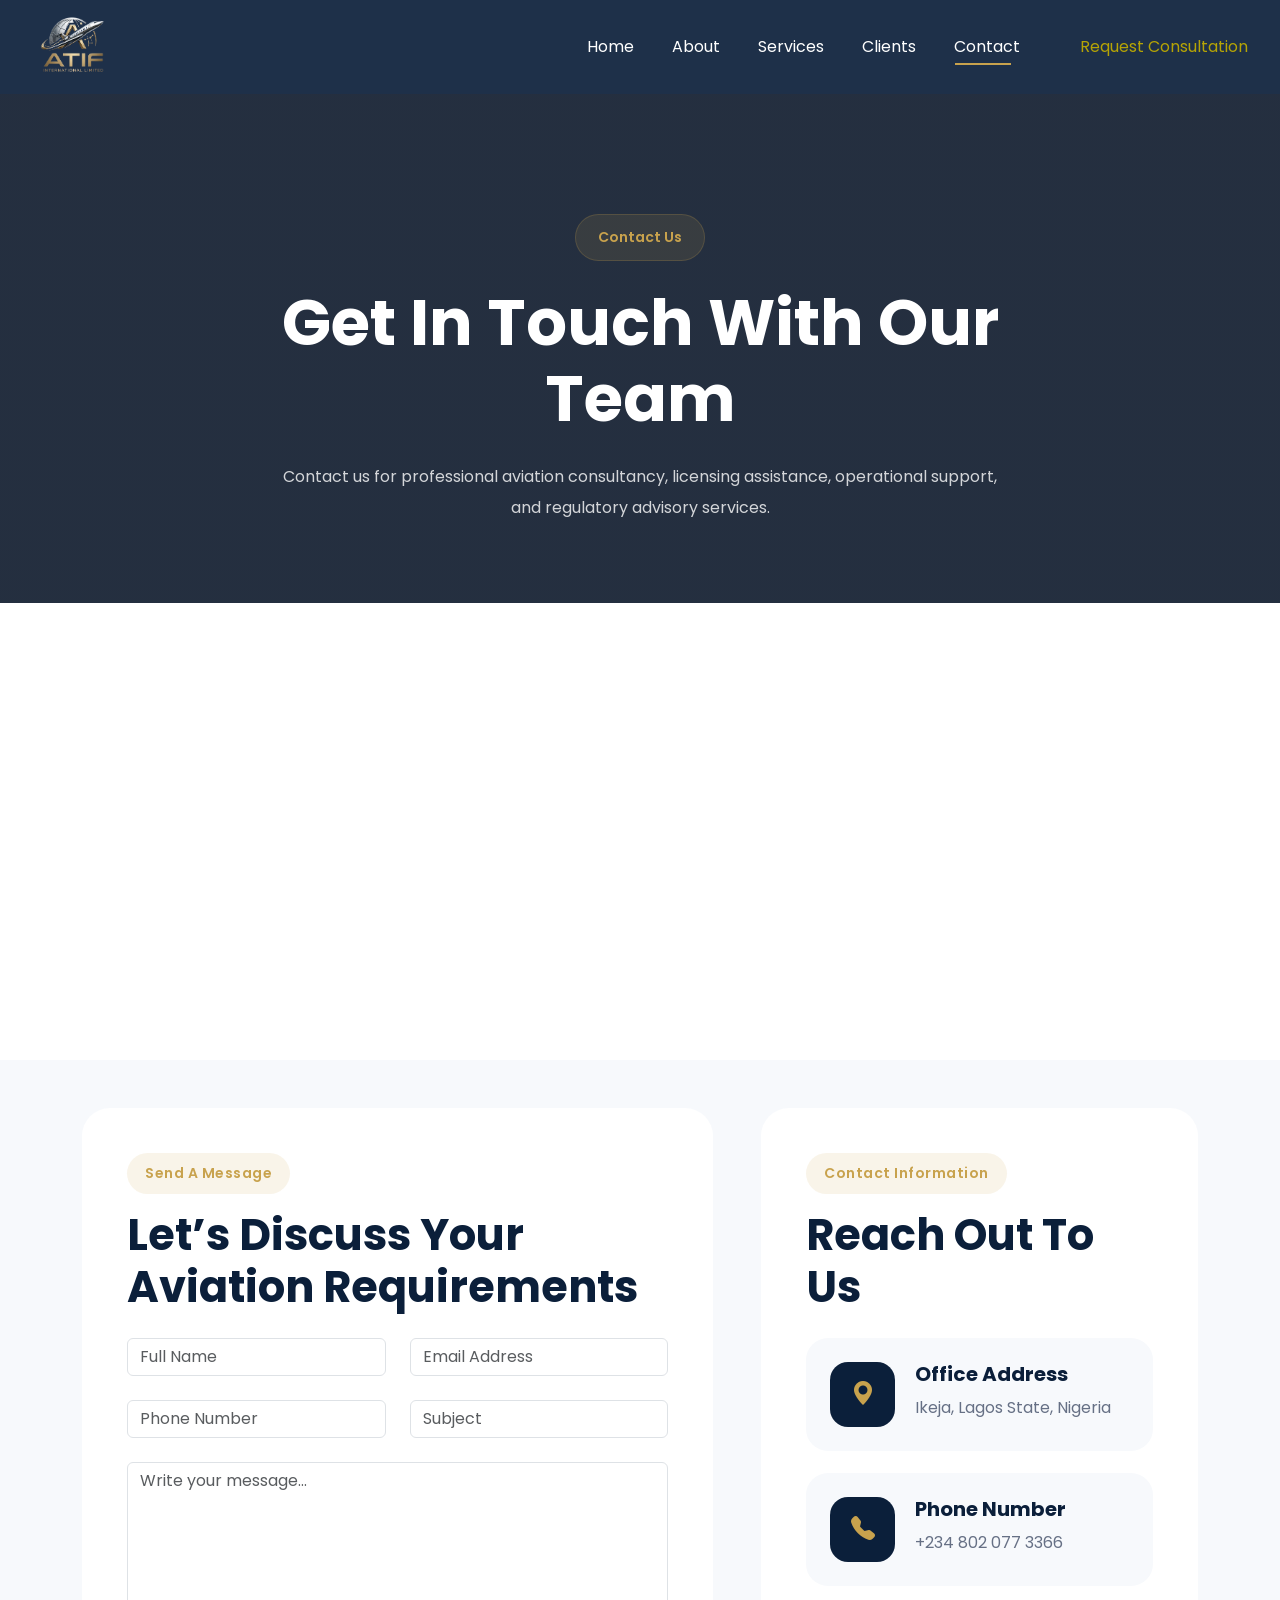
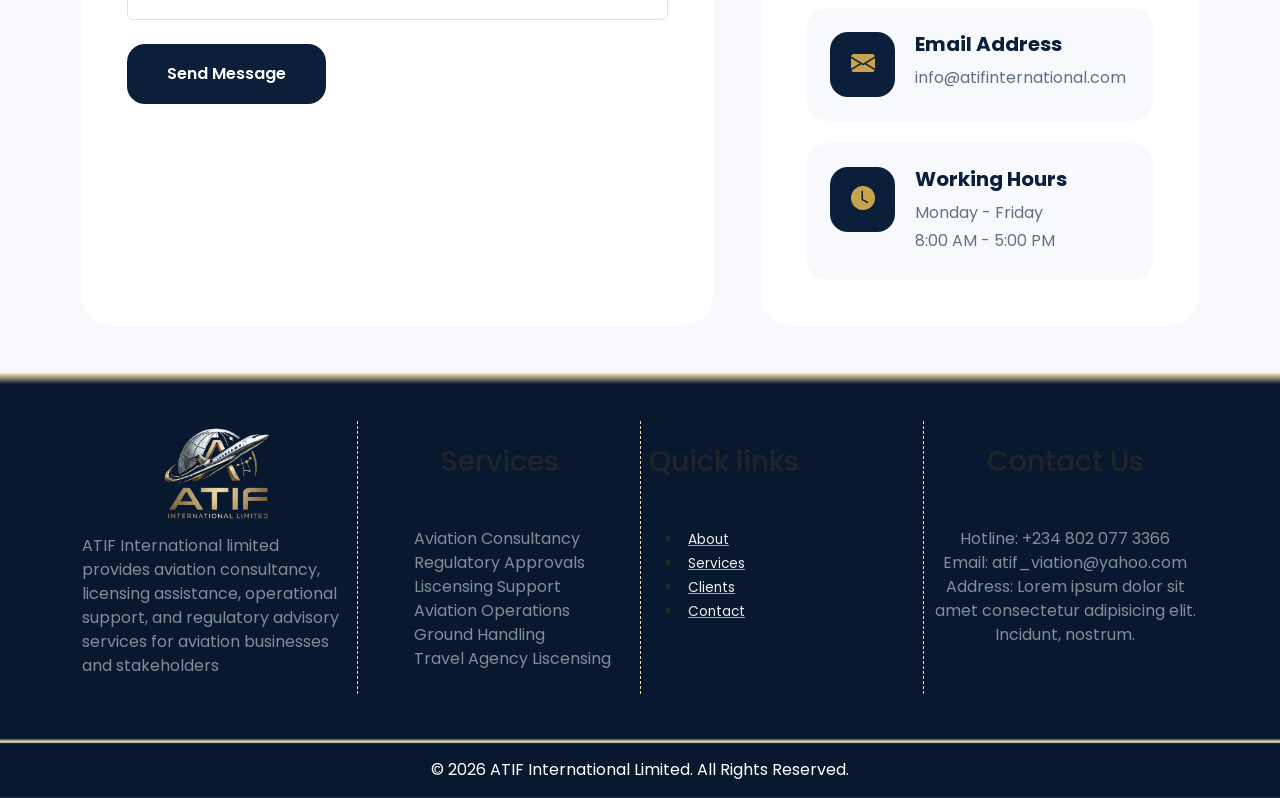
<file: contact.html>
<!DOCTYPE html>
<html lang="en">
<head>
    <meta charset="UTF-8">
    <meta name="viewport" content="width=device-width, initial-scale=1.0">
    <title>ATIF International Limited</title>
    <link rel="stylesheet" href="style.css">
    <link rel="stylesheet" href="bootstrap-5.3.3-dist/css/bootstrap.min.css">
    <link rel="stylesheet" href="https://cdn.jsdelivr.net/npm/bootstrap-icons@1.11.3/font/bootstrap-icons.min.css">
    <!-- Google Font -->
    <link href="https://fonts.googleapis.com/css2?family=Poppins:wght@300;400;500;600;700&display=swap" rel="stylesheet">
</head>
<body>
    <!-- NAVBAR -->
<nav class="navbar navbar-expand-lg custom-navbar sticky-top">
    <div class="container-fluid">
        <!-- LOGO -->

        <a href="index.html" class="navbar-brand"><img src="logo.png" alt="" style="width: 120px;"></a>

        <!-- TOGGLER -->
        <button class="navbar-toggler" type="button" data-bs-toggle="offcanvas" data-bs-target="#mobileMenu">
            <i class="bi bi-list"></i>
        </button>

        <!-- DESKTOP MENU -->
        <div class="collapse navbar-collapse justify-content-end d-none d-lg-flex">
            <ul class="navbar-nav align-items-lg-center">
                <li class="nav-item">
                    <a class="nav-link" href="index.html">Home</a>
                </li>
                <li class="nav-item">
                    <a class="nav-link" href="about.html">About</a>
                </li>
                <li class="nav-item">
                    <a class="nav-link" href="services.html">Services</a>
                </li>
                <li class="nav-item">
                    <a class="nav-link" href="clients.html">Clients</a>
                </li>
                <li class="nav-item">
                    <a class="nav-link active" href="contact.html">Contact</a>
                </li>
                <li class="nav-item ms-lg-3">
                    <a class="nav-link consult-btn" href="#contact-form">Request Consultation</a>
                </li>
            </ul>
        </div>
    </div>
</nav>
<!-- OFFCANVAS MOBILE MENU -->
<div class="offcanvas offcanvas-end" tabindex="-1" id="mobileMenu">
    <div class="offcanvas-header">
        <h5 class="offcanvas-title"> ATIF International</h5>
        <button type="button" class="btn-close text-danger h1" data-bs-dismiss="offcanvas">&times;</button>
    </div>

    <div class="offcanvas-body">
        <ul class="navbar-nav ms-3">
            <li class="nav-item">
                <a class="nav-link" href="index.html">Home</a>
            </li>
            <li class="nav-item">
                <a class="nav-link" href="about.html">About</a>
            </li>
            <li class="nav-item">
                <a class="nav-link" href="services.html">Services</a>
            </li>
            <li class="nav-item">
                <a class="nav-link" href="clients.html">Clients</a>
            </li>
            <li class="nav-item">
                <a class="nav-link active" href="contact.html">Contact</a>
            </li>
            <li class="nav-item text-center">
                <a class="nav-link consult-btn" href="#contact-form">Request Consultation</a>
            </li>
        </ul>

        <!-- MOBILE CONTACT -->
        <div class="mobile-contact">
            <h6>Contact Information</h6>
            <p>
                <i class="bi bi-envelope-fill"></i>
                atif_viation@yahoo.com
            </p>
            <p>
                <i class="bi bi-telephone-fill"></i>
                +234 802 077 3366
            </p>
            <p>
                <i class="bi bi-geo-alt-fill"></i>
                Ikeja, Lagos State, Nigeria
            </p>
        </div>
    </div>
</div>

<!-- =========================
    CONTACT HERO
========================== -->

<section class="contact-hero">

    <div class="contact-overlay"></div>

    <div class="container position-relative">

        <div class="row justify-content-center text-center">

            <div class="col-lg-8">

                <span class="hero-tag">
                    Contact Us
                </span>

                <h1 class="contact-title mt-4">
                    Get In Touch With
                    Our Team
                </h1>

                <p class="contact-text mt-4">
                    Contact us for professional aviation consultancy,
                    licensing assistance, operational support,
                    and regulatory advisory services.
                </p>

            </div>

        </div>

    </div>

</section>

<!-- =========================
    GOOGLE MAP
========================== -->

<section class="map-section">

    <iframe src="https://www.google.com/maps/embed?pb=!1m18..." allowfullscreen="" loading="lazy" referrerpolicy="no-referrer-when-downgrade">
    </iframe>

</section>

<!-- =========================
    CONTACT SECTION
========================== -->

<section class="contact-section py-5" id="contact-form">

    <div class="container">

        <div class="row gy-5 g-sm-5 g-md-5">

            <!-- CONTACT FORM -->
            <div class="col-lg-7">

                <div class="contact-form-wrapper">

                    <span class="section-tag">
                        Send A Message
                    </span>

                    <h2 class="form-title mt-3">
                        Let’s Discuss Your
                        Aviation Requirements
                    </h2>

                    <form class="mt-4">

                        <div class="row g-4">

                            <!-- NAME -->
                            <div class="col-md-6">

                                <input
                                    type="text"
                                    class="form-control custom-input"
                                    placeholder="Full Name">

                            </div>

                            <!-- EMAIL -->
                            <div class="col-md-6">

                                <input
                                    type="email"
                                    class="form-control custom-input"
                                    placeholder="Email Address">

                            </div>

                            <!-- PHONE -->
                            <div class="col-md-6">

                                <input
                                    type="tel"
                                    class="form-control custom-input"
                                    placeholder="Phone Number">

                            </div>

                            <!-- SUBJECT -->
                            <div class="col-md-6">

                                <input
                                    type="text"
                                    class="form-control custom-input"
                                    placeholder="Subject">

                            </div>

                            <!-- MESSAGE -->
                            <div class="col-12">

                                <textarea
                                    rows="6"
                                    class="form-control custom-input"
                                    placeholder="Write your message..."></textarea>

                            </div>

                            <!-- BUTTON -->
                            <div class="col-12">

                                <button
                                    type="submit"
                                    class="contact-btn">

                                    Send Message

                                </button>

                            </div>

                        </div>

                    </form>

                </div>

            </div>

            <!-- CONTACT INFO -->
            <div class="col-lg-5">

                <div class="contact-info-wrapper">

                    <span class="section-tag">
                        Contact Information
                    </span>

                    <h2 class="info-title mt-3">
                        Reach Out To Us
                    </h2>

                    <!-- INFO CARD -->
                    <div class="info-card mt-4">

                        <div class="info-icon">
                            <i class="bi bi-geo-alt-fill"></i>
                        </div>

                        <div>

                            <h5>
                                Office Address
                            </h5>

                            <p>Ikeja, Lagos State, Nigeria</p>

                        </div>

                    </div>

                    <!-- INFO CARD -->
                    <div class="info-card">

                        <div class="info-icon">
                            <i class="bi bi-telephone-fill"></i>
                        </div>

                        <div>

                            <h5>
                                Phone Number
                            </h5>

                            <p>
                                +234 802 077 3366
                            </p>

                        </div>

                    </div>

                    <!-- INFO CARD -->
                    <div class="info-card">

                        <div class="info-icon">
                            <i class="bi bi-envelope-fill"></i>
                        </div>

                        <div>

                            <h5>
                                Email Address
                            </h5>

                            <p>
                                info@atifinternational.com
                            </p>

                        </div>

                    </div>

                    <!-- INFO CARD -->
                    <div class="info-card">

                        <div class="info-icon">
                            <i class="bi bi-clock-fill"></i>
                        </div>

                        <div>

                            <h5>
                                Working Hours
                            </h5>

                            <p>
                                Monday - Friday
                                <br>
                                8:00 AM - 5:00 PM
                            </p>

                        </div>

                    </div>

                </div>

            </div>

        </div>

    </div>

</section>

<footer class="py-5">
    <div class="container">
        <div class="row g-3">
            <div class="col-md-3">
                <div class="text-center">
                    <img src="logo.png" class="img-fluid" alt="" style="width: 200px;">
                </div>
                <p class="text-white-50">ATIF International limited provides aviation consultancy, licensing assistance, operational support, and regulatory advisory services for aviation businesses and stakeholders</p>
            </div>
            <div class="col-md-3 col-sm-6 col-6 divider">
                <div class="text-md-center">
                    <h3 class="mt-md-4">Services</h3>
                    <div class="mt-md-5 text-start ms-lg-5 text-white-50">
                        <ul class="list-unstyled">
                            <li class="nav-item"> Aviation Consultancy</li>
                            <li class="nav-item">Regulatory Approvals</li>
                            <li class="nav-item">Liscensing Support</li>
                            <li class="nav-item">Aviation Operations</li>
                            <li class="nav-item">Ground Handling</li>
                            <li class="nav-item">Travel Agency Liscensing</li>
                        </ul>
                    </div>
                </div>
            </div>
            <div class="col-md-3 col-sm-6 col-6 divider">
                <div class="text-lg-start text-center">
                    <h3 class="mt-md-4">Quick links</h3>
                    <div class="mt-md-5 text-start ms-lg-3 ms-5">
                        <li class="nav-item">
                            <a class="footer-link" href="about.html">About</a>
                        </li>
                        <li class="nav-item">
                            <a class="footer-link" href="services.html">Services</a>
                        </li>
                        <li class="nav-item">
                            <a class="footer-link" href="clients.html">Clients</a>
                        </li>
                        <li class="nav-item">
                            <a class="footer-link" href="contact.html">Contact</a>
                        </li>
                    </div>
                </div>
            </div>
            <div class="col-md-3 divider">
                <div class="text-center">
                    <h3 class="mt-md-4">Contact Us</h3>
                    <ul class="list-unstyled text-white-50 mt-md-5">
                        <li>Hotline: +234 802 077 3366</li>
                        <li>Email: atif_viation@yahoo.com</li>
                        <li>Address: Lorem ipsum dolor sit amet consectetur adipisicing elit. Incidunt, nostrum.</li>
                    </ul>
                </div>
            </div>
        </div>
    </div>
</footer>
<footer class="bottom-bar py-3 text-center text-white">
    &copy; 2026 ATIF International Limited. All Rights Reserved.
</footer>

    <script src="atif.js"></script>
    <script src="bootstrap-5.3.3-dist/js/bootstrap.bundle.min.js"></script>
</body>
</html>
</file>
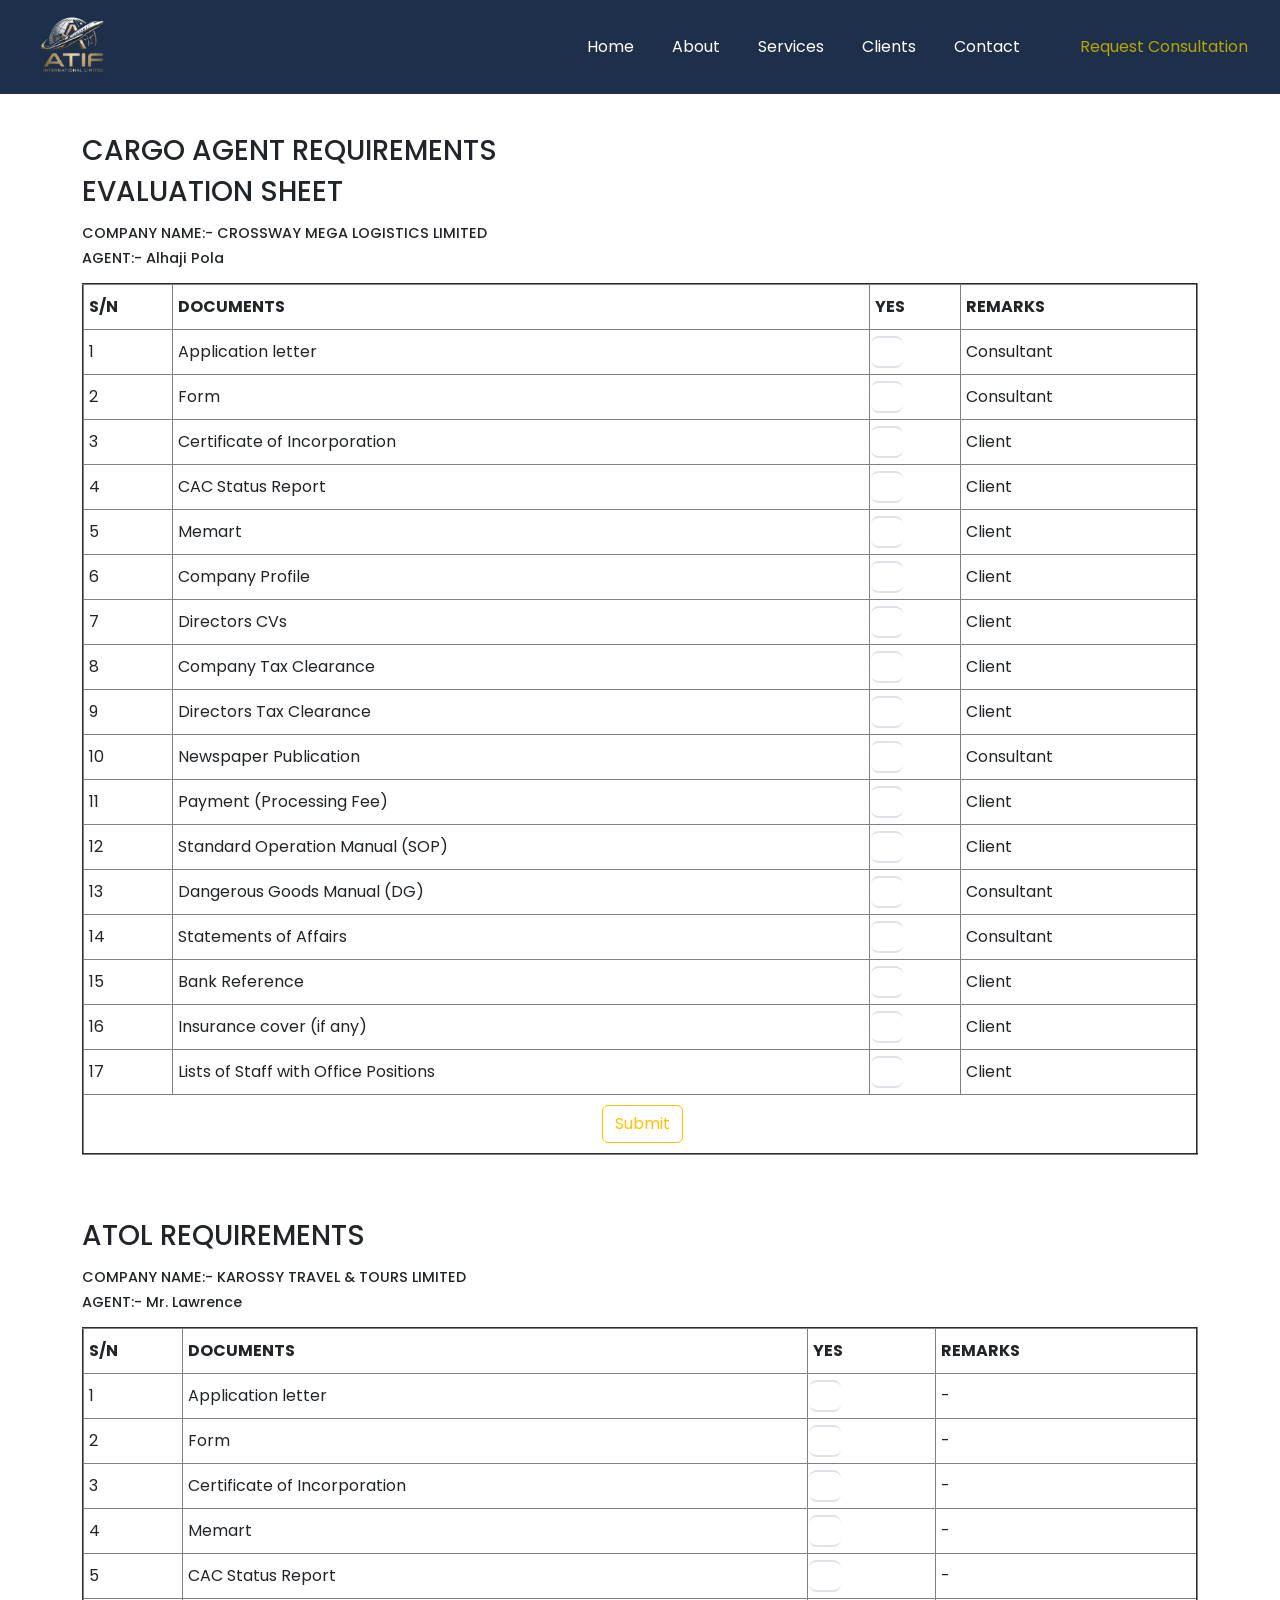
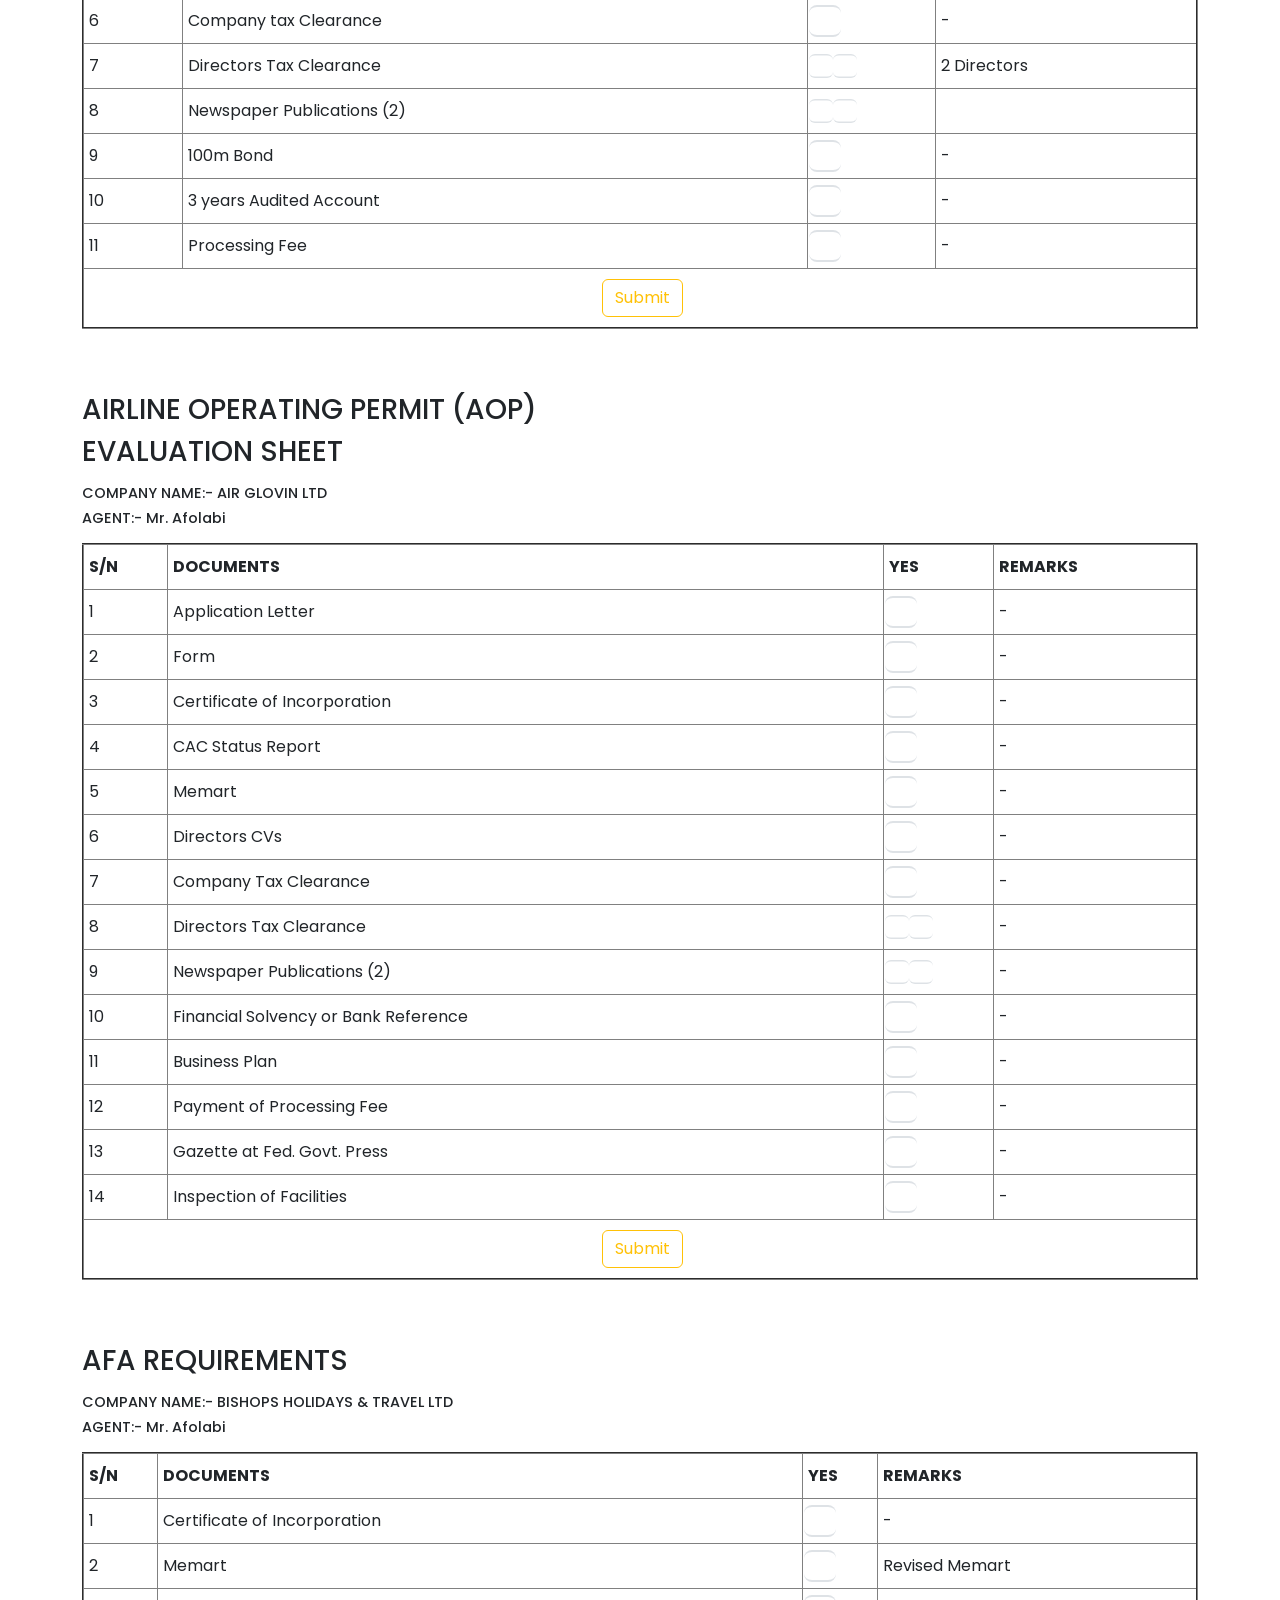
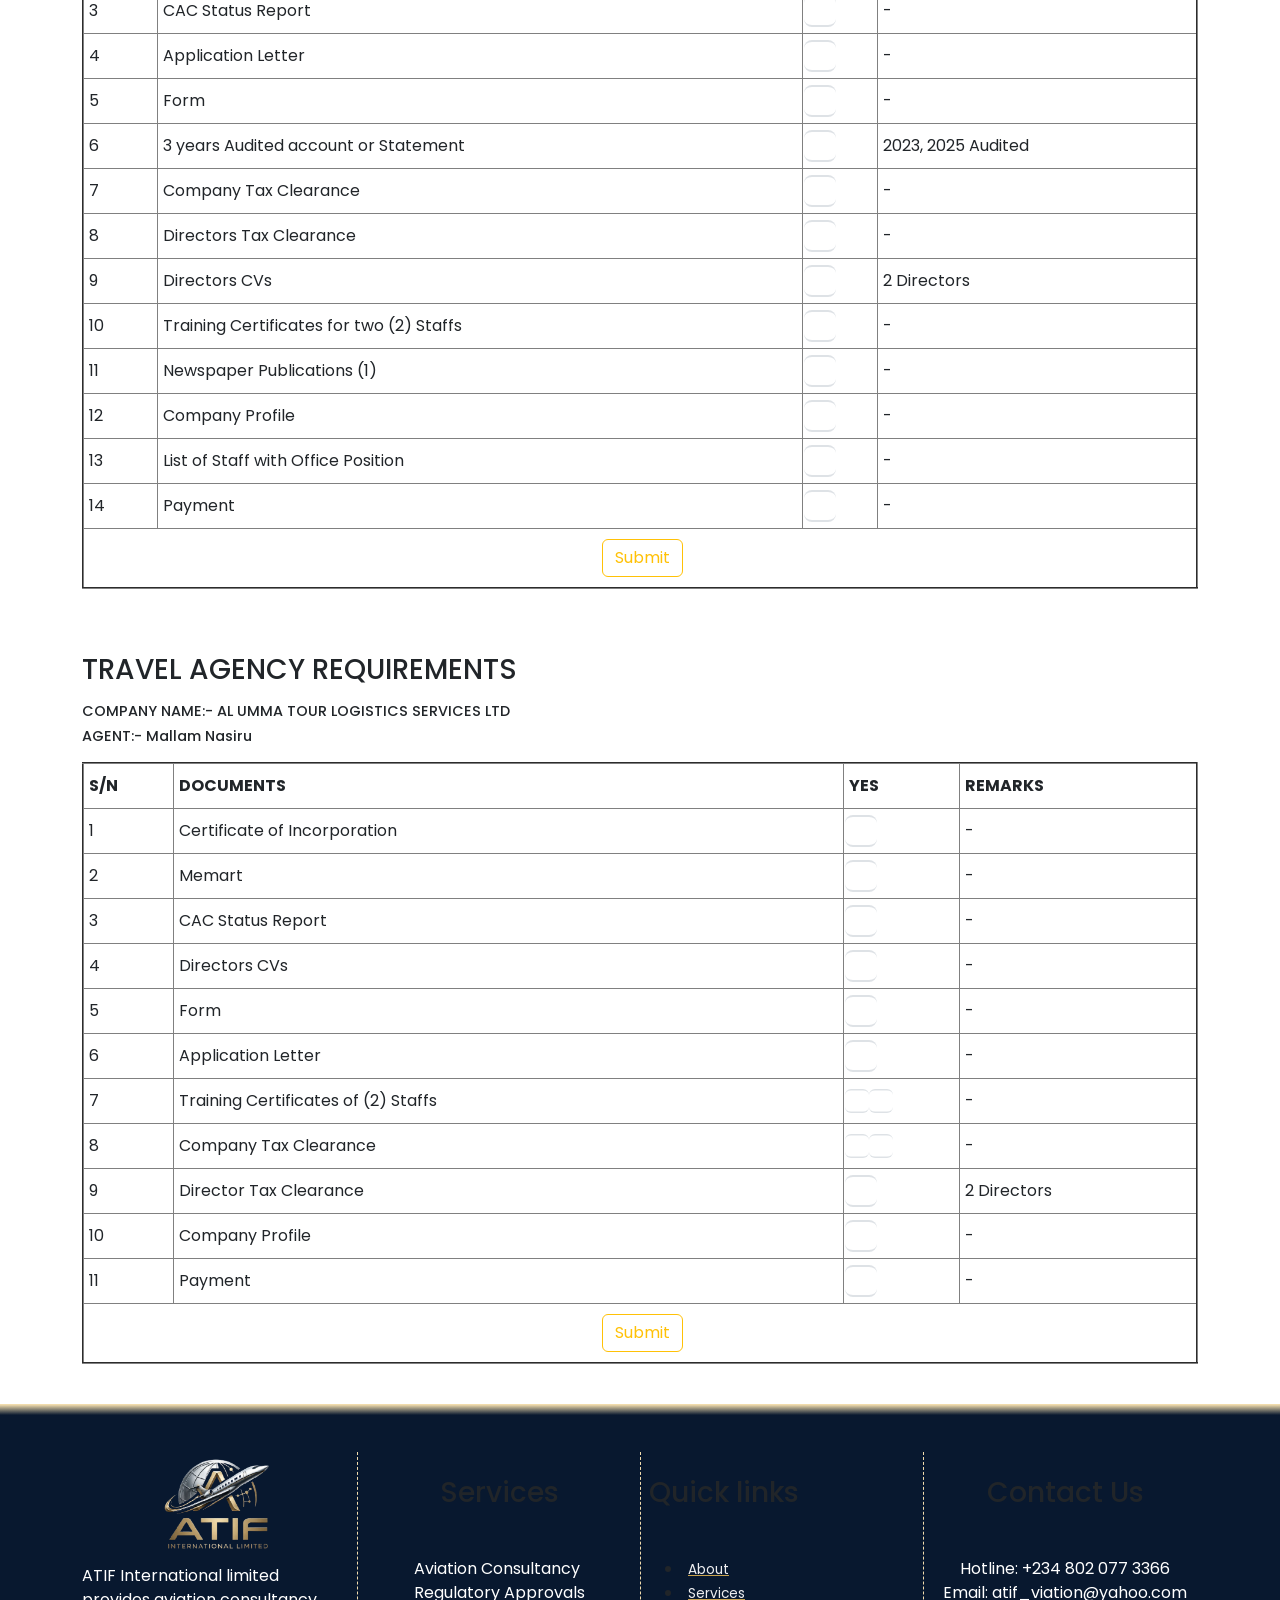
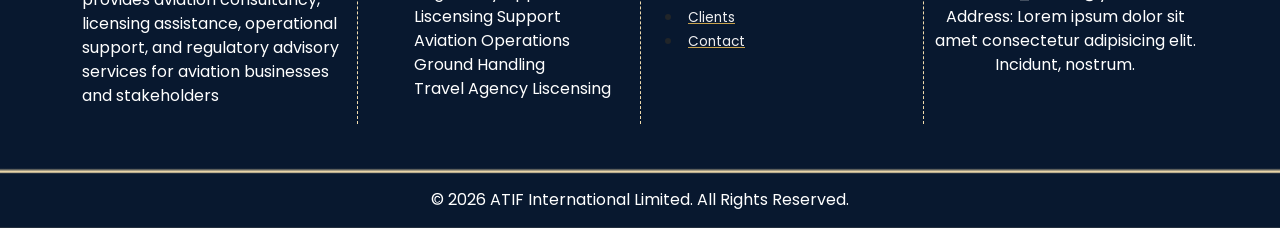
<file: req.html>
<!DOCTYPE html>
<html lang="en">
<head>
    <meta charset="UTF-8">
    <meta name="viewport" content="width=device-width, initial-scale=1.0">
    <title>ATIF International Limited</title>
    <link rel="stylesheet" href="style.css">
    <link rel="stylesheet" href="bootstrap-5.3.3-dist/css/bootstrap.min.css">
    <link rel="stylesheet" href="https://cdn.jsdelivr.net/npm/bootstrap-icons@1.11.3/font/bootstrap-icons.min.css">
    <!-- Google Font -->
    <link href="https://fonts.googleapis.com/css2?family=Poppins:wght@300;400;500;600;700&display=swap" rel="stylesheet">
</head>
<body style="background-color: #fff">
    <!-- NAVBAR -->
<nav class="navbar navbar-expand-lg custom-navbar sticky-top">
    <div class="container-fluid">
        <!-- LOGO -->

        <a href="index.html" class="navbar-brand"><img src="logo.png" alt="" style="width: 120px;"></a>

        <!-- TOGGLER -->
        <button class="navbar-toggler" type="button" data-bs-toggle="offcanvas" data-bs-target="#mobileMenu">
            <i class="bi bi-list"></i>
        </button>

        <!-- DESKTOP MENU -->
        <div class="collapse navbar-collapse justify-content-end d-none d-lg-flex">
            <ul class="navbar-nav align-items-lg-center">
                <li class="nav-item">
                    <a class="nav-link" href="index.html">Home</a>
                </li>
                <li class="nav-item">
                    <a class="nav-link" href="about.html">About</a>
                </li>
                <li class="nav-item">
                    <a class="nav-link" href="services.html">Services</a>
                </li>
                <li class="nav-item">
                    <a class="nav-link" href="clients.html">Clients</a>
                </li>
                <li class="nav-item">
                    <a class="nav-link" href="contact.html">Contact</a>
                </li>
                <li class="nav-item ms-lg-3">
                    <a class="nav-link consult-btn" href="contact.html#contact-form">Request Consultation</a>
                </li>
            </ul>
        </div>
    </div>
</nav>
<!-- OFFCANVAS MOBILE MENU -->
<div class="offcanvas offcanvas-end" tabindex="-1" id="mobileMenu">
    <div class="offcanvas-header">
        <h5 class="offcanvas-title"> ATIF International</h5>
        <button type="button" class="btn-close text-danger h1" data-bs-dismiss="offcanvas">&times;</button>
    </div>

    <div class="offcanvas-body">
        <ul class="navbar-nav ms-3">
            <li class="nav-item">
                <a class="nav-link" href="index.html">Home</a>
            </li>
            <li class="nav-item">
                <a class="nav-link" href="about.html">About</a>
            </li>
            <li class="nav-item">
                <a class="nav-link" href="services.html">Services</a>
            </li>
            <li class="nav-item">
                <a class="nav-link" href="clients.html">Clients</a>
            </li>
            <li class="nav-item">
                <a class="nav-link" href="contact.html">Contact</a>
            </li>
            <li class="nav-item text-center">
                <a class="nav-link consult-btn" href="contact.html#contact-form">Request Consultation</a>
            </li>
        </ul>

        <!-- MOBILE CONTACT -->
        <div class="mobile-contact">
            <h6>Contact Information</h6>
            <p>
                <i class="bi bi-envelope-fill"></i>
                atif_viation@yahoo.com
            </p>
            <p>
                <i class="bi bi-telephone-fill"></i>
                +234 802 077 3366
            </p>
            <p>
                <i class="bi bi-geo-alt-fill"></i>
                Ikeja, Lagos State, Nigeria
            </p>
        </div>
    </div>
</div>

<section class="my-3 py-4 container" id="cargoSec">
    <h3>CARGO AGENT REQUIREMENTS</h3>
    <h3>EVALUATION SHEET</h3>
    <p></p>
    <h6 style="font-size: 0.9em;">COMPANY NAME:- CROSSWAY MEGA LOGISTICS LIMITED</h6>
    <h6 style="font-size: 0.9em;">AGENT:- Alhaji Pola</h6>
    <p></p>
    <table border="2" class="table-bordered">
            <thead>
                <tr>
                    <th>S/N</th>
                    <th>DOCUMENTS</th>
                    <th>YES</th>
                    <th>REMARKS</th>
                </tr>
            </thead>
            <tbody>
                <tr>
                    <td>1</td>
                    <td>Application letter</td>
                    <td><input type="checkbox" name="" id="" class="form-check-input big-check ms-1"></td>
                    <td>Consultant</td>
                </tr>
                <tr>
                    <td>2</td>
                    <td>Form</td>
                    <td><input type="checkbox" name="" id="" class="form-check-input big-check ms-1"></td>
                    <td>Consultant</td>
                </tr>
                <tr>
                    <td>3</td>
                    <td>Certificate of Incorporation</td>
                    <td><input type="checkbox" name="" id="" class="form-check-input big-check ms-1"></td>
                    <td>Client</td>
                </tr>
                <tr>
                    <td>4</td>
                    <td>CAC Status Report</td>
                    <td><input type="checkbox" name="" id="" class="form-check-input big-check ms-1"></td>
                    <td>Client</td>
                </tr>
                <tr>
                    <td>5</td>
                    <td>Memart</td>
                    <td><input type="checkbox" name="" id="" class="form-check-input big-check ms-1"></td>
                    <td>Client</td>
                </tr>
                <tr>
                    <td>6</td>
                    <td>Company Profile</td>
                    <td><input type="checkbox" name="" id="" class="form-check-input big-check ms-1"></td>
                    <td>Client</td>
                </tr>
                <tr>
                    <td>7</td>
                    <td>Directors CVs</td>
                    <td><input type="checkbox" name="" id="" class="form-check-input big-check ms-1"></td>
                    <td>Client</td>
                </tr>
                <tr>
                    <td>8</td>
                    <td>Company Tax Clearance</td>
                    <td><input type="checkbox" name="" id="" class="form-check-input big-check ms-1"></td>
                    <td>Client</td>
                </tr>
                <tr>
                    <td>9</td>
                    <td>Directors Tax Clearance</td>
                    <td><input type="checkbox" name="" id="" class="form-check-input big-check ms-1"></td>
                    <td>Client</td>
                </tr>
                <tr>
                    <td>10</td>
                    <td>Newspaper Publication</td>
                    <td><input type="checkbox" name="" id="" class="form-check-input big-check ms-1"></td>
                    <td>Consultant</td>
                </tr>
                <tr>
                    <td>11</td>
                    <td>Payment (Processing Fee)</td>
                    <td><input type="checkbox" name="" id="" class="form-check-input big-check ms-1"></td>
                    <td>Client</td>
                </tr>
                <tr>
                    <td>12</td>
                    <td>Standard Operation Manual (SOP)</td>
                    <td><input type="checkbox" name="" id="" class="form-check-input big-check ms-1"></td>
                    <td>Client</td>
                </tr>
                <tr>
                    <td>13</td>
                    <td>Dangerous Goods Manual (DG)</td>
                    <td><input type="checkbox" name="" id="" class="form-check-input big-check ms-1"></td>
                    <td>Consultant</td>
                </tr>
                <tr>
                    <td>14</td>
                    <td>Statements of Affairs</td>
                    <td><input type="checkbox" name="" id="" class="form-check-input big-check ms-1"></td>
                    <td>Consultant</td>
                </tr>
                <tr>
                    <td>15</td>
                    <td>Bank Reference</td>
                    <td><input type="checkbox" name="" id="" class="form-check-input big-check ms-1"></td>
                    <td>Client</td>
                </tr>
                <tr>
                    <td>16</td>
                    <td>Insurance cover (if any)</td>
                    <td><input type="checkbox" name="" id="" class="form-check-input big-check ms-1"></td>
                    <td>Client</td>
                </tr>
                <tr>
                    <td>17</td>
                    <td>Lists of Staff with Office Positions</td>
                    <td><input type="checkbox" name="" id="" class="form-check-input big-check ms-1"></td>
                    <td>Client</td>
                </tr>
            </tbody>
            <tfoot>
                <tr>
                    <td colspan="4" class="text-center">
                        <button class="btn btn-outline-warning btn-req" type="submit">Submit</button>
                    </td>
                </tr>
            </tfoot>
    </table>
</section>

<section class="my-3 py-4 container" id="atolSec">
    <h3>ATOL REQUIREMENTS</h3>
    <p></p>
    <h6 style="font-size: 0.9em;">COMPANY NAME:- KAROSSY TRAVEL & TOURS LIMITED</h6>
    <h6 style="font-size: 0.9em;">AGENT:- Mr. Lawrence</h6>
    <p></p>
    <table class="table-bordered" border="2">
        <thead>
            <tr>
                <th>S/N</th>
                <th>DOCUMENTS</th>
                <th>YES</th>
                <th>REMARKS</th>
            </tr>
        </thead>
        <tbody>
            <tr>
                <td>1</td>
                <td>Application letter</td>
                <td><input type="checkbox" name="" id="" class="form-check-input big-check ms-1"></td>
                <td>-</td>
            </tr>
            <tr>
                <td>2</td>
                <td>Form</td>
                <td><input type="checkbox" name="" id="" class="form-check-input big-check ms-1"></td>
                <td>-</td>
            </tr>
            <tr>
                <td>3</td>
                <td>Certificate of Incorporation</td>
                <td><input type="checkbox" name="" id="" class="form-check-input big-check ms-1"></td>
                <td>-</td>
            </tr>
            <tr>
                <td>4</td>
                <td>Memart</td>
                <td><input type="checkbox" name="" id="" class="form-check-input big-check ms-1"></td>
                <td>-</td>
            </tr>
            <tr>
                <td>5</td>
                <td>CAC Status Report</td>
                <td><input type="checkbox" name="" id="" class="form-check-input big-check ms-1"></td>
                <td>-</td>
            </tr>
            <tr>
                <td>6</td>
                <td>Company tax Clearance</td>
                <td><input type="checkbox" name="" id="" class="form-check-input big-check ms-1"></td>
                <td>-</td>
            </tr>
            <tr>
                <td>7</td>
                <td>Directors Tax Clearance</td>
                <td><input type="checkbox" name="" id="" class="form-check-input double-check">
                    <input type="checkbox" name="" id="" class="form-check-input double-check ms-1"></td>
                <td>2 Directors</td>
            </tr>
            <tr>
                <td>8</td>
                <td>Newspaper Publications (2)</td>
                <td><input type="checkbox" name="" id="" class="form-check-input double-check">
                    <input type="checkbox" name="" id="" class="form-check-input double-check ms-1"></td>
                <td></td>
            </tr>
            <tr>
                <td>9</td>
                <td>100m Bond</td>
                <td><input type="checkbox" name="" id="" class="form-check-input big-check ms-1"></td>
                <td>-</td>
            </tr>
            <tr>
                <td>10</td>
                <td>3 years Audited Account</td>
                <td><input type="checkbox" name="" id="" class="form-check-input big-check ms-1"></td>
                <td>-</td>
            </tr>
            <tr>
                <td>11</td>
                <td>Processing Fee</td>
                <td><input type="checkbox" name="" id="" class="form-check-input big-check ms-1"></td>
                <td>-</td>
            </tr>
        </tbody>
        <tfoot>
            <tr>
                <td colspan="4" class="text-center">
                    <button class="btn btn-outline-warning btn-req" type="submit">Submit</button>
                </td>
            </tr>
        </tfoot>
    </table>
</section>

<!-- AOP -->
<section class="py-4 my-3 container" id="aopSec">
    <h3>AIRLINE OPERATING PERMIT (AOP)</h3>
    <h3>EVALUATION SHEET</h3>
    <p></p>
    <h6 style="font-size: 0.9em;">COMPANY NAME:- AIR GLOVIN LTD</h6>
    <h6 style="font-size: 0.9em;">AGENT:- Mr. Afolabi</h6>
    <p></p>
    <table class="table-bordered" border="2">
        <thead>
            <tr>
                <th>S/N</th>
                <th>DOCUMENTS</th>
                <th>YES</th>
                <th>REMARKS</th>
            </tr>
        </thead>
        <tbody>
            <tr>
                <td>1</td>
                <td>Application Letter</td>
                <td><input type="checkbox" name="" id="" class="form-check-input big-check ms-1"></td>
                <td>-</td>
            </tr>
            <tr>
                <td>2</td>
                <td>Form</td>
                <td><input type="checkbox" name="" id="" class="form-check-input big-check ms-1"></td>
                <td>-</td>
            </tr>
            <tr>
                <td>3</td>
                <td>Certificate of Incorporation</td>
                <td><input type="checkbox" name="" id="" class="form-check-input big-check ms-1"></td>
                <td>-</td>
            </tr>
            <tr>
                <td>4</td>
                <td>CAC Status Report</td>
                <td><input type="checkbox" name="" id="" class="form-check-input big-check ms-1"></td>
                <td>-</td>
            </tr>
            <tr>
                <td>5</td>
                <td>Memart</td>
                <td><input type="checkbox" name="" id="" class="form-check-input big-check ms-1"></td>
                <td>-</td>
            </tr>
            <tr>
                <td>6</td>
                <td>Directors CVs</td>
                <td><input type="checkbox" name="" id="" class="form-check-input big-check ms-1"></td>
                <td>-</td>
            </tr>
            <tr>
                <td>7</td>
                <td>Company Tax Clearance</td>
                <td><input type="checkbox" name="" id="" class="form-check-input big-check ms-1"></td>
                <td>-</td>
            </tr>
            <tr>
                <td>8</td>
                <td>Directors Tax Clearance</td>
                <td><input type="checkbox" name="" id="" class="form-check-input double-check">
                    <input type="checkbox" name="" id="" class="form-check-input double-check ms-1"></td>
                <td>-</td>
            </tr>
            <tr>
                <td>9</td>
                <td>Newspaper Publications (2)</td>
                <td><input type="checkbox" name="" id="" class="form-check-input double-check">
                    <input type="checkbox" name="" id="" class="form-check-input double-check ms-1"></td>
                <td>-</td>
            </tr>
            <tr>
                <td>10</td>
                <td>Financial Solvency or Bank Reference</td>
                <td><input type="checkbox" name="" id="" class="form-check-input big-check ms-1"></td>
                <td>-</td>
            </tr>
            <tr>
                <td>11</td>
                <td>Business Plan</td>
                <td><input type="checkbox" name="" id="" class="form-check-input big-check ms-1"></td>
                <td>-</td>
            </tr>
            <tr>
                <td>12</td>
                <td>Payment of Processing Fee</td>
                <td><input type="checkbox" name="" id="" class="form-check-input big-check ms-1"></td>
                <td>-</td>
            </tr>
            <tr>
                <td>13</td>
                <td>Gazette at Fed. Govt. Press</td>
                <td><input type="checkbox" name="" id="" class="form-check-input big-check ms-1"></td>
                <td>-</td>
            </tr>
            <tr>
                <td>14</td>
                <td>Inspection of Facilities</td>
                <td><input type="checkbox" name="" id="" class="form-check-input big-check ms-1"></td>
                <td>-</td>
            </tr>
        </tbody>
        <tfoot>
            <tr>
                <td colspan="4" class="text-center">
                    <button class="btn btn-outline-warning btn-req" type="submit">Submit</button>
                </td>
            </tr>
        </tfoot>
    </table>
</section>

<section class="py-4 my-3 container" id="afaSec">
    <h3>AFA REQUIREMENTS</h3>
    <p></p>
    <h6 style="font-size: 0.9em;">COMPANY NAME:- BISHOPS HOLIDAYS &amp; TRAVEL LTD</h6>
    <h6 style="font-size: 0.9em;">AGENT:- Mr. Afolabi</h6>
    <p></p>
    <table class="table-bordered" border="2">
        <thead>
            <tr>
                <th>S/N</th>
                <th>DOCUMENTS</th>
                <th>YES</th>
                <th>REMARKS</th>
            </tr>
        </thead>
            <tbody>
            <tr>
                <td>1</td>
                <td>Certificate of Incorporation</td>
                <td><input type="checkbox" name="" id="" class="form-check-input big-check ms-1"></td>
                <td>-</td>
            </tr>
            <tr>
                <td>2</td>
                <td>Memart</td>
                <td><input type="checkbox" name="" id="" class="form-check-input big-check ms-1"></td>
                <td>Revised Memart</td>
            </tr>
            <tr>
                <td>3</td>
                <td>CAC Status Report</td>
                <td><input type="checkbox" name="" id="" class="form-check-input big-check ms-1"></td>
                <td>-</td>
            </tr>
            <tr>
                <td>4</td>
                <td>Application Letter</td>
                <td><input type="checkbox" name="" id="" class="form-check-input big-check ms-1"></td>
                <td>-</td>
            </tr>
            <tr>
                <td>5</td>
                <td>Form</td>
                <td><input type="checkbox" name="" id="" class="form-check-input big-check ms-1"></td>
                <td>-</td>
            </tr>
            <tr>
                <td>6</td>
                <td>3 years Audited account or Statement</td>
                <td><input type="checkbox" name="" id="" class="form-check-input big-check ms-1"></td>
                <td>2023, 2025 Audited</td>
            </tr>
            <tr>
                <td>7</td>
                <td>Company Tax Clearance</td>
                <td><input type="checkbox" name="" id="" class="form-check-input big-check ms-1"></td>
                <td>-</td>
            </tr>
            <tr>
                <td>8</td>
                <td>Directors Tax Clearance</td>
                <td><input type="checkbox" name="" id="" class="form-check-input big-check ms-1"></td>
                <td>-</td>
            </tr>
            <tr>
                <td>9</td>
                <td>Directors CVs</td>
                <td><input type="checkbox" name="" id="" class="form-check-input big-check ms-1"></td>
                <td>2 Directors</td>
            </tr>
            <tr>
                <td>10</td>
                <td>Training Certificates for two (2) Staffs</td>
                <td><input type="checkbox" name="" id="" class="form-check-input big-check ms-1"></td>
                <td>-</td>
            </tr>
            <tr>
                <td>11</td>
                <td>Newspaper Publications (1) </td>
                <td><input type="checkbox" name="" id="" class="form-check-input big-check ms-1"></td>
                <td>-</td>
            </tr>
            <tr>
                <td>12</td>
                <td>Company Profile</td>
                <td><input type="checkbox" name="" id="" class="form-check-input big-check ms-1"></td>
                <td>-</td>
            </tr>
            <tr>
                <td>13</td>
                <td>List of Staff with Office Position</td>
                <td><input type="checkbox" name="" id="" class="form-check-input big-check ms-1"></td>
                <td>-</td>
            </tr>
            <tr>
                <td>14</td>
                <td>Payment</td>
                <td><input type="checkbox" name="" id="" class="form-check-input big-check ms-1"></td>
                <td>-</td>
            </tr>
        </tbody>
        <tfoot>
            <tr>
                <td colspan="4" class="text-center">
                    <button class="btn btn-outline-warning btn-req" type="submit">Submit</button>
                </td>
            </tr>
        </tfoot>
    </table>
</section>

<section class="py-4 my-3 container" id="travelAgencySec">
    <h3>TRAVEL AGENCY REQUIREMENTS</h3>
    <p></p>
    <h6 style="font-size: 0.9em;">COMPANY NAME:- AL UMMA TOUR LOGISTICS SERVICES LTD</h6>
    <h6 style="font-size: 0.9em;">AGENT:- Mallam Nasiru</h6>
    <p></p>
    <table class="table-bordered" border="2">
        <thead>
            <tr>
                <th>S/N</th>
                <th>DOCUMENTS</th>
                <th>YES</th>
                <th>REMARKS</th>
            </tr>
            </thead>
            <tbody>
            <tr>
                <td>1</td>
                <td>Certificate of Incorporation</td>
                <td><input type="checkbox" name="" id="" class="form-check-input big-check ms-1"></td>
                <td>-</td>
            </tr>
            <tr>
                <td>2</td>
                <td>Memart</td>
                <td><input type="checkbox" name="" id="" class="form-check-input big-check ms-1"></td>
                <td>-</td>
            </tr>
            <tr>
                <td>3</td>
                <td>CAC Status Report</td>
                <td><input type="checkbox" name="" id="" class="form-check-input big-check ms-1"></td>
                <td>-</td>
            </tr>
            <tr>
                <td>4</td>
                <td>Directors CVs</td>
                <td><input type="checkbox" name="" id="" class="form-check-input big-check ms-1"></td>
                <td>-</td>
            </tr>
            <tr>
                <td>5</td>
                <td>Form</td>
                <td><input type="checkbox" name="" id="" class="form-check-input big-check ms-1"></td>
                <td>-</td>
            </tr>
            <tr>
                <td>6</td>
                <td>Application Letter</td>
                <td><input type="checkbox" name="" id="" class="form-check-input big-check ms-1"></td>
                <td>-</td>
            </tr>
            <tr>
                <td>7</td>
                <td>Training Certificates of (2) Staffs </td>
                <td><input type="checkbox" name="" id="" class="form-check-input double-check">
                    <input type="checkbox" name="" id="" class="form-check-input double-check ms-1"></td>
                <td>-</td>
            </tr>
            <tr>
                <td>8</td>
                <td>Company Tax Clearance</td>
                <td><input type="checkbox" name="" id="" class="form-check-input double-check">
                    <input type="checkbox" name="" id="" class="form-check-input double-check ms-1"></td>
                <td>-</td>
            </tr>
            <tr>
                <td>9</td>
                <td>Director Tax Clearance</td>
                <td><input type="checkbox" name="" id="" class="form-check-input big-check ms-1"></td>
                <td>2 Directors</td>
            </tr>
            <tr>
                <td>10</td>
                <td>Company Profile</td>
                <td><input type="checkbox" name="" id="" class="form-check-input big-check ms-1"></td>
                <td>-</td>
            </tr>
            <tr>
                <td>11</td>
                <td>Payment</td>
                <td><input type="checkbox" name="" id="" class="form-check-input big-check ms-1"></td>
                <td>-</td>
            </tr>
        </tbody>
        <tfoot>
            <tr>
                <td colspan="4" class="text-center">
                    <button class="btn btn-outline-warning btn-req" type="submit">Submit</button>
                </td>
            </tr>
        </tfoot>
    </table>
</section>

<footer class="py-5">
    <div class="container">
        <div class="row g-3">
            <div class="col-md-3">
                <div class="text-center">
                    <img src="logo.png" class="img-fluid" alt="" style="width: 200px;">
                </div>
                <p class="text-white">ATIF International limited provides aviation consultancy, licensing assistance, operational support, and regulatory advisory services for aviation businesses and stakeholders</p>
            </div>
            <div class="col-md-3 col-sm-6 col-6 divider">
                <div class="text-md-center">
                    <h3 class="mt-md-4">Services</h3>
                    <div class="mt-md-5 text-start ms-lg-5 text-white">
                        <ul class="list-unstyled">
                            <li class="nav-item"> Aviation Consultancy</li>
                            <li class="nav-item">Regulatory Approvals</li>
                            <li class="nav-item">Liscensing Support</li>
                            <li class="nav-item">Aviation Operations</li>
                            <li class="nav-item">Ground Handling</li>
                            <li class="nav-item">Travel Agency Liscensing</li>
                        </ul>
                    </div>
                </div>
            </div>
            <div class="col-md-3 col-sm-6 col-6 divider">
                <div class="text-lg-start text-center">
                    <h3 class="mt-md-4">Quick links</h3>
                    <div class="mt-md-5 text-start ms-lg-3 ms-5">
                        <li class="nav-item">
                            <a class="footer-link" href="about.html">About</a>
                        </li>
                        <li class="nav-item">
                            <a class="footer-link" href="services.html">Services</a>
                        </li>
                        <li class="nav-item">
                            <a class="footer-link" href="clients.html">Clients</a>
                        </li>
                        <li class="nav-item">
                            <a class="footer-link" href="contact.html">Contact</a>
                        </li>
                    </div>
                </div>
            </div>
            <div class="col-md-3 divider">
                <div class="text-center">
                    <h3 class="mt-md-4">Contact Us</h3>
                    <ul class="list-unstyled text-white mt-md-5">
                        <li>Hotline: +234 802 077 3366</li>
                        <li>Email: atif_viation@yahoo.com</li>
                        <li>Address: Lorem ipsum dolor sit amet consectetur adipisicing elit. Incidunt, nostrum.</li>
                    </ul>
                </div>
            </div>
        </div>
    </div>
</footer>
<footer class="bottom-bar py-3 text-center text-white">
    &copy; 2026 ATIF International Limited. All Rights Reserved.
</footer>


<script src="atif.js"></script>
<script src="bootstrap-5.3.3-dist/js/bootstrap.bundle.min.js"></script>
</file>
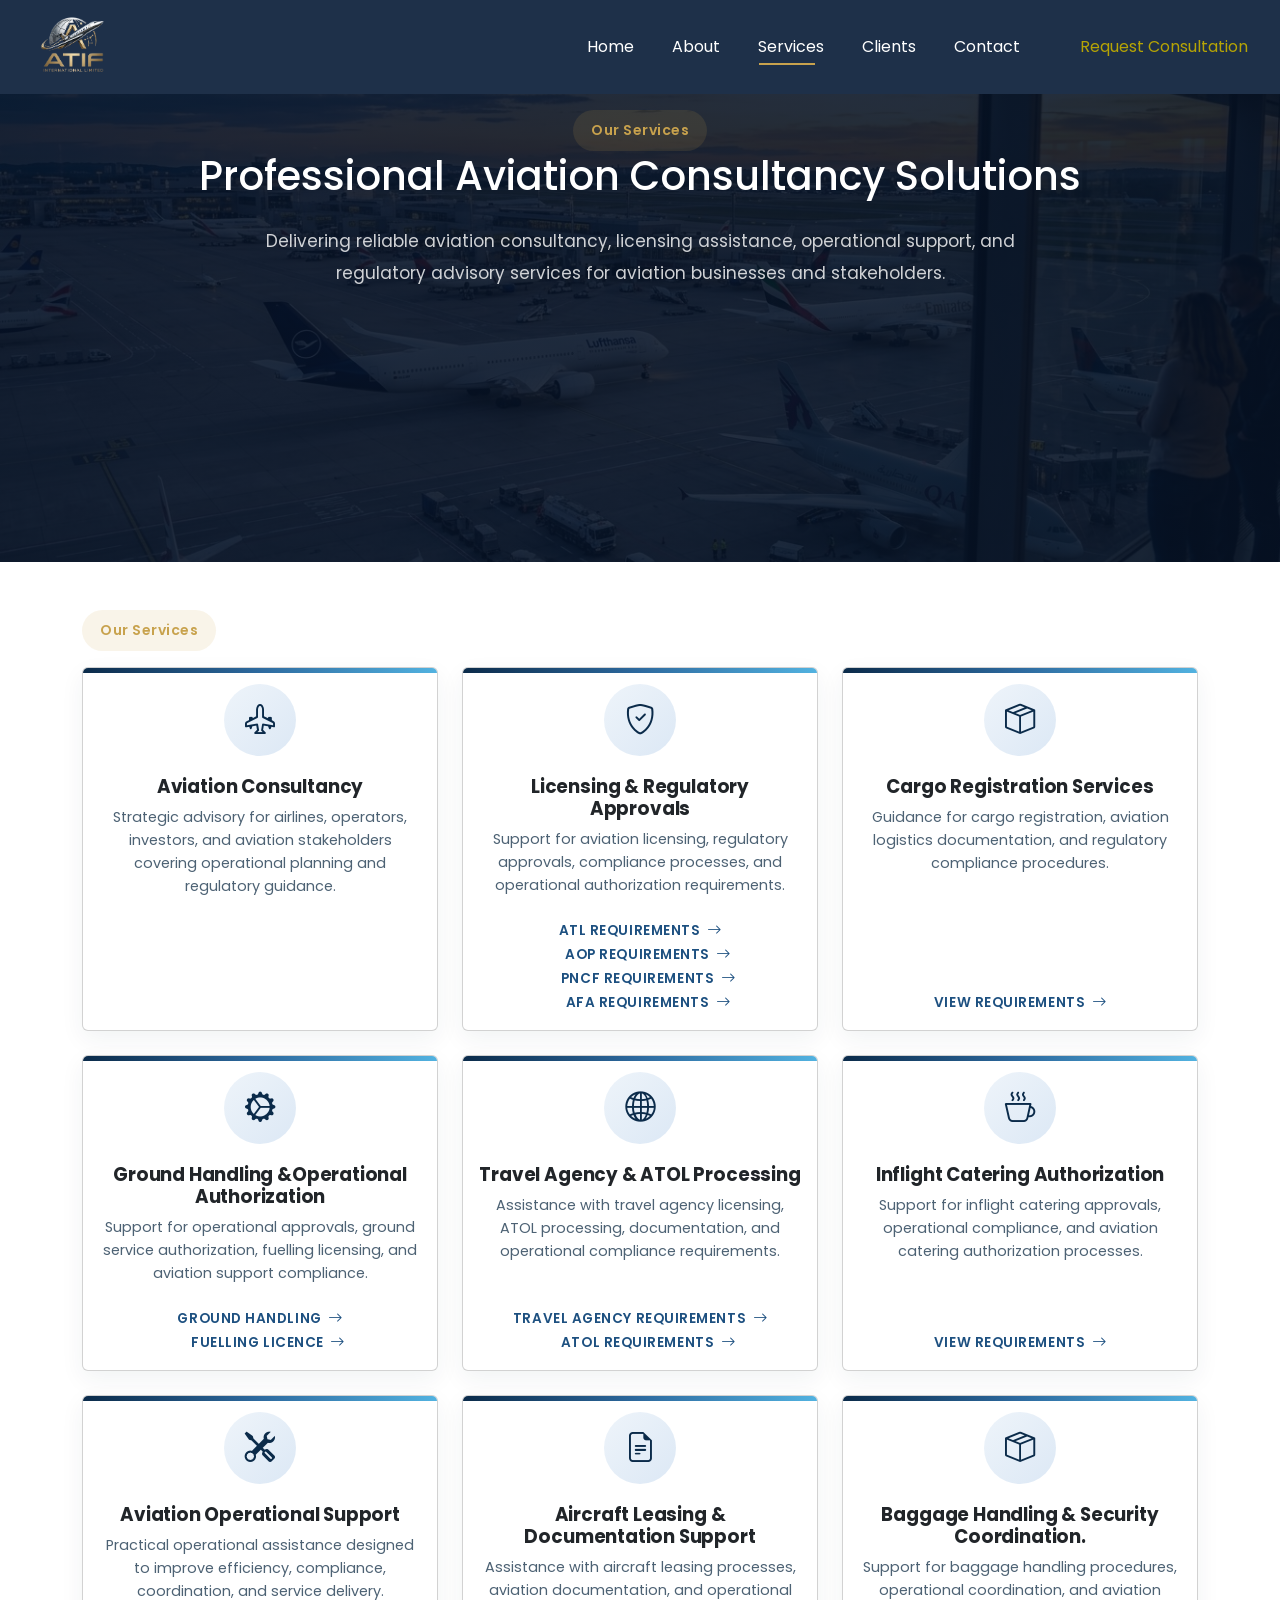
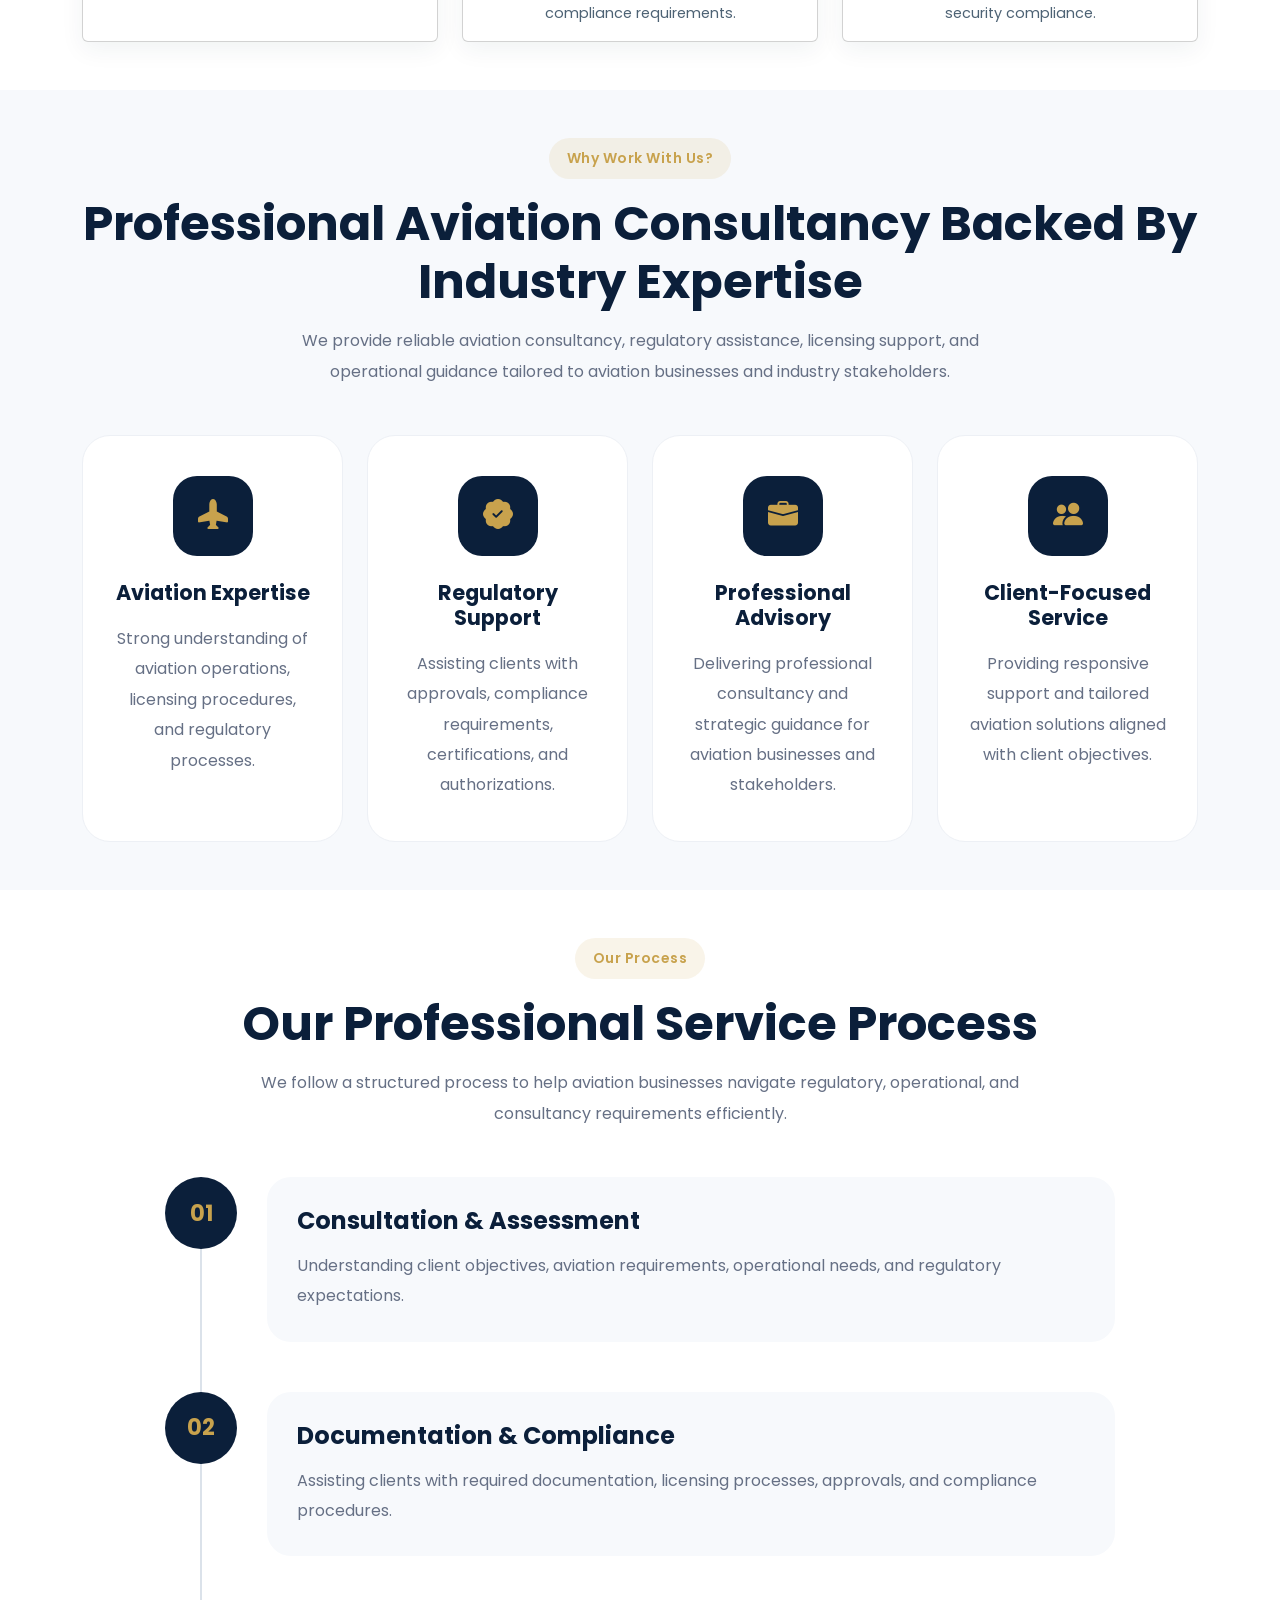
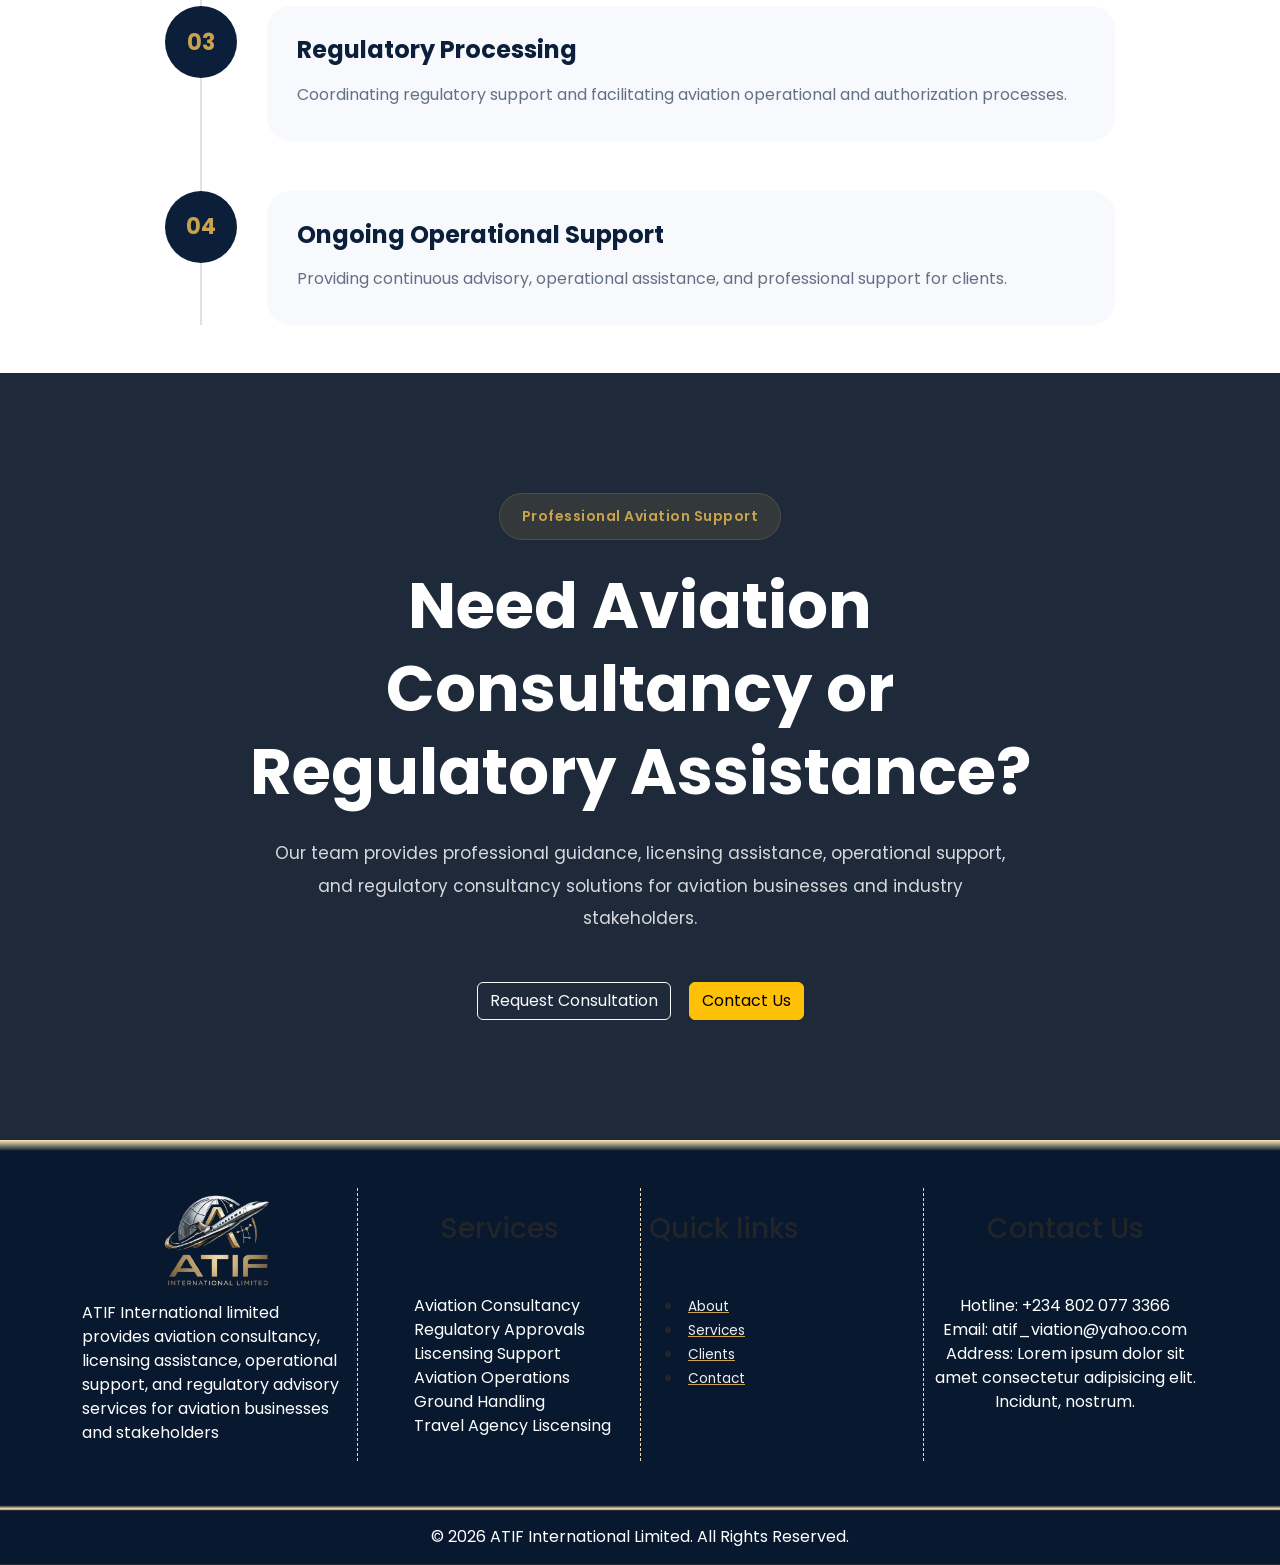
<file: services.html>
<!DOCTYPE html>
<html lang="en">
<head>
    <meta charset="UTF-8">
    <meta name="viewport" content="width=device-width, initial-scale=1.0">
    <title>ATIF International Limited</title>
    <link rel="stylesheet" href="style.css">
    <link rel="stylesheet" href="bootstrap-5.3.3-dist/css/bootstrap.min.css">
    <link rel="stylesheet" href="https://cdn.jsdelivr.net/npm/bootstrap-icons@1.11.3/font/bootstrap-icons.min.css">
    <!-- Google Font -->
    <link href="https://fonts.googleapis.com/css2?family=Poppins:wght@300;400;500;600;700&display=swap" rel="stylesheet">
</head>
<body>
    <!-- NAVBAR -->
<nav class="navbar navbar-expand-lg custom-navbar sticky-top">
    <div class="container-fluid">
        <!-- LOGO -->

        <a href="index.html" class="navbar-brand"><img src="logo.png" alt="" style="width: 120px;"></a>

        <!-- TOGGLER -->
        <button class="navbar-toggler" type="button" data-bs-toggle="offcanvas" data-bs-target="#mobileMenu">
            <i class="bi bi-list"></i>
        </button>

        <!-- DESKTOP MENU -->
        <div class="collapse navbar-collapse justify-content-end d-none d-lg-flex">
            <ul class="navbar-nav align-items-lg-center">
                <li class="nav-item">
                    <a class="nav-link" href="index.html">Home</a>
                </li>
                <li class="nav-item">
                    <a class="nav-link" href="about.html">About</a>
                </li>
                <li class="nav-item">
                    <a class="nav-link active" href="services.html">Services</a>
                </li>
                <li class="nav-item">
                    <a class="nav-link" href="clients.html">Clients</a>
                </li>
                <li class="nav-item">
                    <a class="nav-link" href="contact.html">Contact</a>
                </li>
                <li class="nav-item ms-lg-3">
                    <a class="nav-link consult-btn" href="contact.html#contact-form">Request Consultation</a>
                </li>
            </ul>
        </div>
    </div>
</nav>
<!-- OFFCANVAS MOBILE MENU -->
<div class="offcanvas offcanvas-end" tabindex="-1" id="mobileMenu">
    <div class="offcanvas-header">
        <h5 class="offcanvas-title"> ATIF International</h5>
        <button type="button" class="btn-close text-danger h1" data-bs-dismiss="offcanvas">&times;</button>
    </div>

    <div class="offcanvas-body">
        <ul class="navbar-nav ms-3">
            <li class="nav-item">
                <a class="nav-link" href="index.html">Home</a>
            </li>
            <li class="nav-item">
                <a class="nav-link" href="about.html">About</a>
            </li>
            <li class="nav-item">
                <a class="nav-link active" href="services.html">Services</a>
            </li>
            <li class="nav-item">
                <a class="nav-link" href="clients.html">Clients</a>
            </li>
            <li class="nav-item">
                <a class="nav-link" href="contact.html">Contact</a>
            </li>
            <li class="nav-item text-center">
                <a class="nav-link consult-btn" href="contact.html#contact-form">Request Consultation</a>
            </li>
        </ul>

        <!-- MOBILE CONTACT -->
        <div class="mobile-contact">
            <h6>Contact Information</h6>
            <p>
                <i class="bi bi-envelope-fill"></i>
                atif_viation@yahoo.com
            </p>
            <p>
                <i class="bi bi-telephone-fill"></i>
                +234 802 077 3366
            </p>
            <p>
                <i class="bi bi-geo-alt-fill"></i>
                Ikeja, Lagos State, Nigeria
            </p>
        </div>
    </div>
</div>

<section class="about-hero">
    <div class="about-overlay"></div>

    <div class="container-fluid position-relative">
        <div class="row justify-content-center text-center">
            <div class="col-lg-9">
                <span class="section-tag mt-lg-3">
                    Our Services
                </span>

                <h1 class="about-hero-title">
                    Professional Aviation Consultancy Solutions
                </h1>

                <p class="about-hero-text mt-4">
                    Delivering reliable aviation consultancy, licensing assistance, operational support, and regulatory advisory services for aviation businesses and stakeholders.
                </p>
            </div>
        </div>
    </div>
</section>

<div class="container cards-wrapper py-5">

    <span class="section-tag mb-3">
        Our Services
    </span>
  
  <div class="row g-4">
  <div class="col-12 col-sm-6 col-lg-4">
    <div class="card aviation-card h-100">
      <div class="card-body">
        <div class="icon-circle">
          <i class="bi bi-airplane-engines"></i>
        </div>
        <h5 class="card-title">Aviation Consultancy</h5>
        <p class="card-text">Strategic advisory for airlines, operators, investors, and aviation stakeholders covering operational planning and regulatory guidance.</p>
      </div>
    </div>
  </div>

  <div class="col-12 col-sm-6 col-lg-4">
    <div class="card aviation-card h-100">
      <div class="card-body">
        <div class="icon-circle">
          <i class="bi bi-shield-check"></i>
        </div>
        <h5 class="card-title">Licensing &amp; Regulatory Approvals</h5>
        <p class="card-text">Support for aviation licensing, regulatory approvals, compliance processes, and operational authorization requirements.</p>
        <div class="req-links">
          <a href="req.html#atlSec" class="card-link">ATL Requirements <i class="bi bi-arrow-right"></i></a>
          <a href="req.html#aopSec" class="card-link">AOP Requirements <i class="bi bi-arrow-right"></i></a>
          <a href="req.html#pncfSec" class="card-link">PNCF Requirements <i class="bi bi-arrow-right"></i></a>
          <a href="req.html#afaSec" class="card-link">AFA Requirements <i class="bi bi-arrow-right"></i></a>
        </div>
      </div>
    </div>
  </div>

  <div class="col-12 col-sm-6 col-lg-4">
    <div class="card aviation-card h-100">
      <div class="card-body">
        <div class="icon-circle">
          <i class="bi bi-box-seam"></i>
        </div>
        <h5 class="card-title">Cargo Registration Services</h5>
        <p class="card-text">Guidance for cargo registration, aviation logistics documentation, and regulatory compliance procedures.</p>
        <a href="req.html#cargoSec" class="card-link">View Requirements <i class="bi bi-arrow-right"></i></a>
      </div>
    </div>
  </div>

  <div class="col-12 col-sm-6 col-lg-4">
    <div class="card aviation-card h-100">
      <div class="card-body">
        <div class="icon-circle">
          <i class="bi bi-gear-wide-connected"></i>
        </div>
        <h5 class="card-title">Ground Handling &amp;Operational Authorization</h5>
        <p class="card-text">Support for operational approvals, ground service authorization, fuelling licensing, and aviation support compliance.</p>
        <div class="req-links">
          <a href="req.html#groundSec" class="card-link">Ground Handling <i class="bi bi-arrow-right"></i></a>
          <a href="req.html#fuelSec" class="card-link">Fuelling Licence <i class="bi bi-arrow-right"></i></a>
        </div>
      </div>
    </div>
  </div>

  <div class="col-12 col-sm-6 col-lg-4">
    <div class="card aviation-card h-100">
      <div class="card-body">
        <div class="icon-circle">
          <i class="bi bi-globe2"></i>
        </div>

        <h5 class="card-title">Travel Agency &amp; ATOL Processing</h5>

        <p class="card-text">Assistance with travel agency licensing, ATOL processing, documentation, and operational compliance requirements.</p>

        <div class="req-links">

          <a href="req.html#travelAgencySec" class="card-link">
            Travel Agency Requirements
            <i class="bi bi-arrow-right"></i>
          </a>

          <a href="req.html#atolSec" class="card-link">
            ATOL Requirements
            <i class="bi bi-arrow-right"></i>
          </a>

        </div>
      </div>
    </div>
  </div>

  <div class="col-12 col-sm-6 col-lg-4">
    <div class="card aviation-card h-100">
      <div class="card-body">
        <div class="icon-circle">
          <i class="bi bi-cup-hot"></i>
        </div>

        <h5 class="card-title">Inflight Catering Authorization</h5>

        <p class="card-text">Support for inflight catering approvals, operational compliance, and aviation catering authorization processes.</p>

        <a href="req.html#cateringSec" class="card-link">
          View Requirements
          <i class="bi bi-arrow-right"></i>
        </a>
      </div>
    </div>
  </div>

  <div class="col-12 col-sm-6 col-lg-4">
    <div class="card aviation-card h-100">
      <div class="card-body">
        <div class="icon-circle">
          <i class="bi bi-tools"></i>
        </div>

        <h5 class="card-title">Aviation Operational Support</h5>

        <p class="card-text">Practical operational assistance designed to improve efficiency, compliance, coordination, and service delivery.
        </p>
      </div>
    </div>
  </div>

  <div class="col-12 col-sm-6 col-lg-4">
    <div class="card aviation-card h-100">
      <div class="card-body">
        <div class="icon-circle">
          <i class="bi bi-file-earmark-text"></i>
        </div>
        <h5 class="card-title">Aircraft Leasing &amp; Documentation Support</h5>
        <p class="card-text">Assistance with aircraft leasing processes, aviation documentation, and operational compliance requirements.</p>
      </div>
    </div>
  </div>

  <div class="col-12 col-sm-6 col-lg-4">
      <div class="card aviation-card">
        <div class="card-body">
          <div class="icon-circle">
            <i class="bi bi-box-seam"></i>
          </div>
          <h5 class="card-title">Baggage Handling & Security Coordination.</h5>
          <p class="card-text">Support for baggage handling procedures, operational coordination, and aviation security compliance.</p>
        </div>
      </div>
    </div>

</div>
</div>

<!-- ====================
WHY WORK WITH US
==================== -->

<section class="why-work-section py-5">
    <div class="container">
        <div class="text-center mb-5">
            <span class="section-tag">Why Work With Us?</span>

            <h2 class="why-title mt-3"> Professional Aviation Consultancy Backed By Industry Expertise </h2>

            <p class="why-text mt-3">We provide reliable aviation consultancy, regulatory assistance, licensing support, and operational guidance tailored to aviation businesses and industry stakeholders.</p>
        </div>

        <div class="row g-4">
            <div class="col-lg-3 col-md-6">
                <div class="why-card">
                    <div class="why-icon"> <i class="bi bi-airplane-fill"></i> </div>
                    <h4>Aviation Expertise</h4>
                    <p>Strong understanding of aviation operations, licensing procedures, and regulatory processes. </p>
                </div>
            </div>

            <div class="col-lg-3 col-md-6">
                <div class="why-card">
                    <div class="why-icon"> <i class="bi bi-patch-check-fill"></i> </div>
                    <h4>Regulatory Support</h4>
                    <p>Assisting clients with approvals, compliance requirements, certifications, and authorizations. </p>
                </div>
            </div>

            <div class="col-lg-3 col-md-6">
                <div class="why-card">
                    <div class="why-icon"> <i class="bi bi-briefcase-fill"></i> </div>
                    <h4>Professional Advisory</h4>
                    <p>Delivering professional consultancy and strategic guidance for aviation businesses and stakeholders.</p>
                </div>
            </div>

            <div class="col-lg-3 col-md-6">
                <div class="why-card">
                    <div class="why-icon"> <i class="bi bi-people-fill"></i> </div>
                    <h4>Client-Focused Service </h4>
                    <p>Providing responsive support and tailored aviation solutions aligned with client objectives.</p>
                </div>
            </div>
        </div>
    </div>
</section>

<!-- =========================
    OUR PROCESS SECTION
========================== -->

<section class="process-section py-5">
    <div class="container">
        <div class="text-center mb-5">
            <span class="section-tag">Our Process </span>
            <h2 class="process-title mt-3"> Our Professional Service Process</h2>
            <p class="process-text mt-3">We follow a structured process to help aviation businesses navigate regulatory, operational, and consultancy requirements efficiently.</p>
        </div>

        <div class="process-wrapper">
            <div class="process-item">
                <div class="process-number">01</div>
                <div class="process-content">
                    <h4>Consultation & Assessment</h4>
                    <p>Understanding client objectives, aviation requirements, operational needs, and regulatory expectations.</p>
                </div>

            </div>

            <!-- STEP 2 -->
            <div class="process-item">
                <div class="process-number">02</div>
                <div class="process-content">
                    <h4>Documentation & Compliance</h4>
                    <p>Assisting clients with required documentation, licensing processes, approvals, and compliance procedures.</p>
                </div>
            </div>
            <!-- STEP 3 -->
            <div class="process-item">
                <div class="process-number">03</div>
                <div class="process-content">
                    <h4>Regulatory Processing</h4>
                    <p>Coordinating regulatory support and facilitating aviation operational and authorization processes.</p>
                </div>
            </div>
            <!-- STEP 4 -->
            <div class="process-item">
                <div class="process-number">04</div>
                <div class="process-content">
                    <h4>Ongoing Operational Support</h4>
                    <p>Providing continuous advisory, operational assistance, and professional support for clients.</p>
                </div>
            </div>
        </div>
    </div>
</section>

<section class="cta-section">
    <div class="cta-overlay"></div>
    <div class="container position-relative">
        <div class="row justify-content-center">
            <div class="col-lg-9">
                <div class="cta-content text-center">
                    
                    <span class="cta-tag">
                        Professional Aviation Support
                    </span>

                    <!-- MAIN HEADING -->
                    <h2 class="cta-title mt-4">Need Aviation Consultancy or Regulatory Assistance?</h2>

                    <!-- TEXT -->
                    <p class="cta-text mt-4">Our team provides professional guidance, licensing assistance, operational support, and regulatory consultancy solutions for aviation businesses and industry stakeholders.</p>
                    <div class="cta-buttons mt-5">
                        <a href="contact.html#contact-form" class="btn btn-outline-light cta-btn-light">Request Consultation</a>
                        <a href="contact.html" class="btn btn-warning cta-btn-outline">Contact Us</a>
                    </div>
                </div>
            </div>
        </div>
    </div>
</section>

<footer class="py-5">
    <div class="container">
        <div class="row g-3">
            <div class="col-md-3">
                <div class="text-center">
                    <img src="logo.png" class="img-fluid" alt="" style="width: 200px;">
                </div>
                <p class="text-white">ATIF International limited provides aviation consultancy, licensing assistance, operational support, and regulatory advisory services for aviation businesses and stakeholders</p>
            </div>
            <div class="col-md-3 col-sm-6 col-6 divider">
                <div class="text-md-center">
                    <h3 class="mt-md-4">Services</h3>
                    <div class="mt-md-5 text-start ms-lg-5 text-white">
                        <ul class="list-unstyled">
                            <li class="nav-item"> Aviation Consultancy</li>
                            <li class="nav-item">Regulatory Approvals</li>
                            <li class="nav-item">Liscensing Support</li>
                            <li class="nav-item">Aviation Operations</li>
                            <li class="nav-item">Ground Handling</li>
                            <li class="nav-item">Travel Agency Liscensing</li>
                        </ul>
                    </div>
                </div>
            </div>
            <div class="col-md-3 col-sm-6 col-6 divider">
                <div class="text-lg-start text-center">
                    <h3 class="mt-md-4">Quick links</h3>
                    <div class="mt-md-5 text-start ms-lg-3 ms-5">
                        <li class="nav-item">
                            <a class="footer-link" href="about.html">About</a>
                        </li>
                        <li class="nav-item">
                            <a class="footer-link" href="services.html">Services</a>
                        </li>
                        <li class="nav-item">
                            <a class="footer-link" href="clients.html">Clients</a>
                        </li>
                        <li class="nav-item">
                            <a class="footer-link" href="contact.html">Contact</a>
                        </li>
                    </div>
                </div>
            </div>
            <div class="col-md-3 divider">
                <div class="text-center">
                    <h3 class="mt-md-4">Contact Us</h3>
                    <ul class="list-unstyled text-white mt-md-5">
                        <li>Hotline: +234 802 077 3366</li>
                        <li>Email: atif_viation@yahoo.com</li>
                        <li>Address: Lorem ipsum dolor sit amet consectetur adipisicing elit. Incidunt, nostrum.</li>
                    </ul>
                </div>
            </div>
        </div>
    </div>
</footer>
<footer class="bottom-bar py-3 text-center text-white">
    &copy; 2026 ATIF International Limited. All Rights Reserved.
</footer>

    <script src="atif.js"></script>
    <script src="bootstrap-5.3.3-dist/js/bootstrap.bundle.min.js"></script>
</body>
</html>
</file>
<file: style.css>
.custom-navbar {
    background-color: rgb(7, 20, 42);
    padding: 18px 0;
    transition: .4s ease;
    z-index: 999;
    background: rgba(11, 31, 58, 0.92);
    backdrop-filter: blur(10px);
}
a{
    text-decoration: none;
}


*{
        margin:0;
        padding:0;
        box-sizing:border-box;
        font-family:'Poppins', sans-serif;
    }
     

    body{
        background:#f8f9fa;
    }

    /* =========================
        NAVBAR
    ========================== */

    /* .custom-navbar{
        padding: 18px 0;
        transition: .4s ease;
        z-index: 999;
        background: rgba(11, 31, 58, 0.92);
        backdrop-filter: blur(10px);
    } */

    .custom-navbar.scrolled{
        padding: 12px 0;
        background: #0B1F3A;
        box-shadow: 0 4px 20px rgba(0,0,0,0.08);
    }

    .navbar-brand{
        display:flex;
        align-items:center;
        gap:12px;
        color:#fff !important;
    }

    .navbar-nav{
        gap:10px;
    }

    .nav-link{
        color:#fff !important;
        font-weight:500;
        position:relative;
        padding:10px 14px !important;
        transition:.3s ease;
    }

    .nav-link::after{
        content:'';
        position:absolute;
        left: 15px;
        bottom:4px;
        width:0%;
        height:2px;
        background:#C8A24D;
        transition:.3s ease;
    }

    .nav-link:hover::after,
    .nav-link.active::after{
        width:60%;
    }

    .consult-btn{
        background:#C8A24D;
        color:#b6a405 !important;
        padding:11px 20px !important;
        border-radius:50px;
        font-weight:600;
        transition:.3s ease;
    }

    .consult-btn:hover{
        background:#fff;
        transform:translateY(-2px);
    }
    @media(max-width: 576px) {
        .consult-btn { padding-left: 12px; }
    }
    /* =========================
        TOGGLER
    ========================== */

    .navbar-toggler{
        border:none;
        box-shadow:none !important;
    }

    .navbar-toggler i{
        color:#fff;
        font-size:32px;
    }

    /* =========================
        OFFCANVAS
    ========================== */

    .offcanvas{
        width: 330px !important;
    }

    .offcanvas-header{
        border-bottom:1px solid rgba(255,255,255,0.08);
        padding:20px;
    }

    .offcanvas-title{
        font-weight:600;
    }

    .btn-close{
        filter:invert(1);
        box-shadow: none !important;
    }

    .offcanvas-body{
        padding:25px;
        background:#08182f;
    }

    .offcanvas .nav-link{
        font-size:18px;
        padding:14px 0px !important;
        border-bottom:1px solid rgba(255,255,255,0.05);
        color: rgba(11, 31, 58, 0.92);
    }

    .mobile-contact{
        margin-top:35px;
    }

    .mobile-contact h6{
        color:#C8A24D;
        margin-bottom:15px;
    }

    .mobile-contact p{
        margin-bottom:10px;
        font-size:14px;
        opacity:.85;
    }

    .mobile-contact i{
        margin-right:10px;
        color:#C8A24D;
    }

    /* =========================
        DEMO HERO
    ========================== */

    .hero{
        height:100vh;
        background-image:
        linear-gradient(rgba(0,0,0,.5), rgba(0,0,0,.5)),
        url("hero-bg_atif.png");
        background-size:cover;
        background-position:center;
        display:flex;
        align-items:center;
        justify-content:center;
        text-align:center;
        color:#fff;
        padding-left: 5px;
        padding-right: 5px;
    }
    @media(max-width: 572px) {
        .hero {height: 85vh;}
    }

    .hero h2{
        font-size:clamp(2.3rem, 5vw, 5rem);
        margin-bottom:20px;
    }

    .hero p{
        max-width:750px;
        margin:auto;
        font-size:15px;
        opacity:.9;
    }


    .about-section{
        background:#fff;
        position:relative;
    }

    .section-tag{
        display:inline-block;
        background:rgba(200,162,77,0.12);
        color:#C8A24D;
        padding:10px 18px;
        border-radius:50px;
        font-size:14px;
        font-weight:600;
        letter-spacing:.5px;
    }

    .about-title{
        font-size:clamp(2rem, 4vw, 3rem);
        line-height:1.3;
        font-weight:700;
        color:#0B1F3A;
    }

    .about-text{
        color:#5f6b7a;
        font-size:16px;
        line-height:1.9;
    }

    /* =========================
        FEATURE BOX
    ========================== */

    .feature-box{
        display:flex;
        gap:15px;
        background:#fff;
        border:1px solid #edf0f5;
        border-radius:18px;
        padding:20px;
        height:100%;
        transition:.35s ease;
    }

    .feature-box:hover{
        transform:translateY(-5px);
        box-shadow:0 10px 30px rgba(0,0,0,0.06);
    }

    .feature-icon{
        width:55px;
        height:55px;
        min-width:55px;
        border-radius:15px;
        background:#0B1F3A;
        display:flex;
        align-items:center;
        justify-content:center;
        color:#C8A24D;
        font-size:22px;
    }

    .feature-box h6{
        margin-bottom:8px;
        font-weight:600;
        color:#0B1F3A;
    }

    .feature-box p{
        margin:0;
        color:#6d7785;
        font-size:14px;
        line-height:1.7;
    }

    /* =========================
        IMAGE
    ========================== */

    .about-image{
        position:relative;
        overflow:hidden;
        border-radius:30px 0px 30px 0px;
    }

    .about-image img{
        width:100%;
        height:650px;
        object-fit:cover;
        border-radius:30px 0px 30px 0px;
    }

    /* =========================
        RESPONSIVE
    ========================== */

    @media(max-width:991px){
        .about-image img{
            height:450px;
        }

    }

    @media(max-width:576px){

        .feature-box{
            padding:18px;
        }

        .about-image img{
            height:350px;
        }

    }


    /* SERVICES SECTION (homepage) */

.cards-wrapper {
      max-width: 1320px;
      margin: 0 auto;
    }

    .section-title {
      text-align: center;
      margin-bottom: 3rem;
    }

    .section-title h2 {
      font-weight: 700;
      color: #0b2b4a;
      letter-spacing: -0.02em;
      font-size: 2rem;
    }

    .section-title p {
      color: #5a6e7e;
      font-weight: 400;
      font-size: 1.05rem;
    }

    /* ---- CARD STYLES ---- */
    .aviation-card {
      background: #ffffff;
      border: none;
      border-radius: 18px;
      height: 100%;
      transition: transform 0.25s ease, box-shadow 0.3s ease;
      box-shadow: 0 8px 24px rgba(11, 43, 74, 0.06);
      overflow: hidden;
      position: relative;
    }

    .aviation-card:hover {
      transform: translateY(-6px);
      box-shadow: 0 18px 40px rgba(11, 43, 74, 0.12);
    }

    /* --- accent stripe at top --- */
    .aviation-card::before {
      content: '';
      position: absolute;
      top: 0;
      left: 0;
      right: 0;
      height: 5px;
      background: linear-gradient(90deg, #0b2b4a, #2d6a9f, #52b2e0);
    }

    .card-body {
      padding: 2.2rem 1.6rem 2rem;
      display: flex;
      flex-direction: column;
      align-items: center;
      text-align: center;
    }

    /* --- ICON CIRCLE --- */
    .icon-circle {
      width: 72px;
      height: 72px;
      border-radius: 50%;
      background: linear-gradient(135deg, #eef4fa, #dce8f5);
      display: flex;
      align-items: center;
      justify-content: center;
      margin-bottom: 1.25rem;
      flex-shrink: 0;
      transition: background 0.25s ease, transform 0.25s ease;
    }

    .aviation-card:hover .icon-circle {
      background: linear-gradient(135deg, #0b2b4a, #1d5080);
      transform: scale(1.04);
    }

    .icon-circle i {
      font-size: 1.9rem;
      color: #0b2b4a;
      transition: color 0.25s ease;
    }

    .aviation-card:hover .icon-circle i {
      color: #ffffff;
    }

    /* --- TYPOGRAPHY --- */
    .card-title {
      font-weight: 700;
      font-size: 1.15rem;
      color: #0b2b4a;
      margin-bottom: 0.7rem;
      letter-spacing: -0.01em;
    }

    .card-text {
      font-size: 0.9rem;
      color: #4d6274;
      line-height: 1.6;
      margin-bottom: 1.3rem;
      flex-grow: 1;
    }

    /* --- CTA LINK --- */
    .card-link {
      font-weight: 600;
      font-size: 0.85rem;
      text-transform: uppercase;
      letter-spacing: 0.04em;
      color: #1d5080;
      text-decoration: none;
      display: inline-flex;
      align-items: center;
      gap: 0.4rem;
      transition: color 0.2s ease;
      margin-top: auto;
    }

    .card-link i {
      font-size: 0.9rem;
      transition: transform 0.2s ease;
    }

    .card-link:hover {
      color: #0b2b4a;
    }

    .card-link:hover i {
      transform: translateX(3px);
    }

    /* responsive tweaks */
    @media (max-width: 576px) {
      .card-body { padding: 1.8rem 1.2rem; }
      .icon-circle { width: 64px; height: 64px; }
      .icon-circle i { font-size: 1.6rem; }
    }

    .why {
        background: #0B1F3A;
        color: white;
    }

    /* =========================
        CLIENTS SECTION
    ========================== */

    .clients-section{
        background:#f7f9fc;
        overflow:hidden;
        position:relative;
    }

    .clients-title{
        font-size:clamp(2rem, 4vw, 3rem);
        font-weight:700;
        color:#0B1F3A;
    }

    .clients-text{
        max-width:750px;
        margin:auto;
        color:#6b7280;
        line-height:1.9;
    }

    /* =========================
        SLIDER
    ========================== */

    .client-slider{
        position:relative;
        width:100%;
        overflow:hidden;
        margin-top:20px;
    }

    .client-track{
        display:flex;
        align-items:center;
        gap:25px;
        width:max-content;
        animation:scrollLogos 30s linear infinite;
    }

    .client-slider:hover .client-track{
        animation-play-state:paused;
    }

    @keyframes scrollLogos{

        0%{
            transform:translateX(0);
        }

        100%{
            transform:translateX(-50%);
        }

    }

    /* =========================
        LOGO CARD
    ========================== */

    .client-item{
        width:250px;
        min-width:250px;
        background:#fff;
        border-radius:22px;
        padding:30px 20px;
        text-align:center;
        border:1px solid #edf0f5;
        transition:.35s ease;
    }

    .client-item:hover{
        transform:translateY(-6px);
        box-shadow:0 15px 35px rgba(0,0,0,0.07);
    }

    .client-item h6{
        margin:0;
        font-size:15px;
        line-height:1.6;
        font-weight:600;
        color:#0B1F3A;
    }


    /* =========================
        CTA SECTION
    ========================== */

    .cta-section{
        position:relative;
        padding:120px 0;
        overflow:hidden;

        background:
        url('https://images.unsplash.com/photo-1436491865332-7a61a109cc05?q=80&w=1600&auto=format&fit=crop');

        background-size:cover;
        background-position:center;
        background-attachment:fixed;
    }

    /* DARK OVERLAY */
    .cta-overlay{
        position:absolute;
        inset:0;
        background:
        linear-gradient(
            rgba(6, 18, 37, 0.90),
            rgba(6, 18, 37, 0.90)
        );
    }

    /* CONTENT */
    .cta-content{
        position:relative;
        z-index:2;
        color:#fff;
    }

    /* TAG */
    .cta-tag{
        display:inline-block;
        background:rgba(200,162,77,0.12);
        color:#C8A24D;
        border:1px solid rgba(200,162,77,0.2);
        padding:12px 22px;
        border-radius:50px;
        font-size:14px;
        font-weight:600;
        letter-spacing:.5px;
    }

    /* TITLE */
    .cta-title{
        font-size:clamp(2.2rem, 5vw, 4rem);
        font-weight:700;
        line-height:1.3;
    }

    /* TEXT */
    .cta-text{
        max-width:760px;
        margin-inline:auto;
        font-size:17px;
        line-height:1.9;
        color:rgba(255,255,255,0.82);
    }

    /* BUTTONS */
    .cta-buttons{
        display:flex;
        justify-content:center;
        align-items:center;
        gap:18px;
        flex-wrap:wrap;
    }

    .cta-btn-light{
        color:#fff;
        padding:16px 34px;
        border-radius:60px;
        font-weight:600;
        transition:.35s ease;
        border:none;
    }

    .cta-btn-light:hover{
        background:#fff;
        color:#0B1F3A;
        transform:translateY(-4px);
    }

    .cta-btn-outline{
        border:1.5px solid rgba(255,255,255,0.25);
        color:#fff;
        padding:16px 34px;
        border-radius:60px;
        font-weight:600;
        transition:.35s ease;
        backdrop-filter:blur(10px);
    }

    .cta-btn-outline:hover{
        background:#fff;
        color:#0B1F3A;
        transform:translateY(-4px);
    }

    /* =========================
        RESPONSIVE
    ========================== */

    @media(max-width:768px){

        .cta-section{
            padding:90px 0;
            background-attachment:scroll;
        }

        .cta-title{
            line-height:1.4;
        }

        .cta-text{
            font-size:15px;
        }

        .cta-btn-light,
        .cta-btn-outline{
            width:100%;
            max-width:300px;
        }

    }

    footer {
        background-image: linear-gradient(to top, #f1dcad 2%, #08182f 96%, #f1dcad);
        background: linear-gradient(
            to bottom, #f1dcad 0%, #f1dcad 0.2%, #08182f 3%, #08182f 99%, #f1dcad 99.9%, #f1dcad 100%
        );
    }
    .footer-link {
        font-size: .85em;
        color: #efeff1;
        text-decoration-color: #C8A24D;
    }
    .footer-link:hover { color: #C8A24D; text-decoration-color: white; transition: 0.1s;}
    .divider {
        border-left: 0.1px dashed #f1dcad;
    }
    @media (max-width: 767px) {
        .divider {border: none;}
    }
    li {
        list-style-position: inside;
    }


    /* ===================
    ABOUT SECTION
    =================== */
    .about-hero{
        position:relative;
        padding: 0px 0 120px;
        background: url(airport-img.jpg);
        height: 52vh;
        background-size: cover;
        background-position: center;
        overflow: hidden;
    }
    .about-cl-hero {
        position:relative;
        /* padding:160px 0 120px; */
        background: url(clients.jpg);
        height: 52vh;
        background-size: cover;
        background-position: center;
        overflow: hidden;
    }

    .about-overlay{
        position:absolute;
        inset:0;
        background:linear-gradient(rgba(6,18,37,.88),rgba(6,18,37,.88));
        height: 52vh;
    }

    .hero-tag{
        display:inline-block;
        padding:12px 22px;
        border-radius:50px;
        background:rgba(200,162,77,.12);
        border:1px solid rgba(200,162,77,.2);
        color:#C8A24D;
        font-size:14px;
        font-weight:600;
    }

    .about-hero-title{
        font-size:clamp(2.5rem, 5rem);
        font-weight:500;
        line-height:1.25;
        color:#fff;
    }

    .about-hero-text{
        max-width:760px;
        margin-inline:auto;
        color:rgba(255,255,255,.8);
        line-height:1.9;
        font-size:17px;
    }

    /* =========================
        COMPANY INTRO
    ========================== */

    .company-intro{
        background:#fff;
    }

    .intro-image{
        overflow:hidden;
        border-radius:28px;
    }

    .intro-image img{
        width:100%;
        height:620px;
        object-fit:cover;
        border-radius:28px;
    }

    .intro-title{
        font-size:clamp(2rem, 4vw, 3rem);
        font-weight:700;
        line-height:1.3;
        color:#0B1F3A;
    }

    .intro-text{
        color:#667085;
        line-height:1.9;
        font-size:16px;
    }

    /* =========================
        STATS
    ========================== */

    .stat-box{
        background:#f7f9fc;
        padding:30px 25px;
        border-radius:22px;
        text-align:center;
        height:100%;
    }

    .stat-box h3{
        font-size:2.2rem;
        font-weight:700;
        color:#0B1F3A;
        margin-bottom:10px;
    }

    .stat-box p{
        margin:0;
        color:#667085;
        line-height:1.7;
    }

    /* =========================
        MISSION SECTION
    ========================== */

    .mission-section{
        background:#f7f9fc;
    }

    .mission-card{
        background:#fff;
        border-radius:28px;
        padding:40px 30px;
        height:100%;
        transition:.35s ease;
        border:1px solid #edf0f5;
    }

    .mission-card:hover{
        transform:translateY(-6px);

        box-shadow:0 18px 40px rgba(0,0,0,.06);
    }

    .mission-icon{
        width:75px;
        height:75px;
        border-radius:22px;

        background:#0B1F3A;

        color:#C8A24D;

        display:flex;
        align-items:center;
        justify-content:center;

        font-size:28px;

        margin-bottom:25px;
    }

    .mission-card h3{
        font-size:1.5rem;
        font-weight:700;
        color:#0B1F3A;
        margin-bottom:18px;
    }

    .mission-card p{
        color:#667085;
        line-height:1.9;
        margin:0;
    }

    /* =========================
        RESPONSIVE
    ========================== */

    @media(max-width:991px){

        .about-hero{
            padding:50px 0 2px;
        }
        .about-cl-hero{
            padding:50px 0 2px;
        }

        .intro-image img{
            height:450px;
        }

    }

    @media(max-width:768px){

        .about-hero-text{
            font-size:15px;
        }
        .about-hero {height: 30vh;}
        .about-cl-hero {height: 30vh;}

        .intro-image img{
            height:350px;
        }

        .mission-card{
            padding:35px 25px;
        }

    }
    @media (max-width: 575px) {
        .about-hero { height: 40vh; }
        .about-cl-hero { height: 40vh; }
    }
    @media (max-width: 311px) {
        .about-hero {height: 50vh;}
        .about-cl-hero {height: 50vh;}
    }

    
    /* =========================
        CAC SECTION
    ========================== */

    .cac-section{
        background:#fff;
    }

    .cac-title{
        font-size:clamp(2rem, 4vw, 3rem);
        font-weight:700;
        line-height:1.3;
        color:#0B1F3A;
    }

    .cac-text{
        color:#667085;
        line-height:1.9;
        font-size:16px;
    }

    /* =========================
        COMPLIANCE BOX
    ========================== */

    .compliance-box{
        display:flex;
        align-items:center;
        gap:14px;

        background:#f7f9fc;

        padding:18px 20px;

        border-radius:18px;

        transition:.35s ease;
    }

    .compliance-box:hover{
        transform:translateY(-4px);
    }

    .compliance-box i{
        font-size:22px;
        color:#C8A24D;
    }

    .compliance-box span{
        color:#0B1F3A;
        font-weight:600;
    }

    /* =========================
        CERTIFICATE CARD
    ========================== */

    .certificate-card{
        background:#fff;

        border-radius:28px;

        overflow:hidden;

        border:1px solid #edf0f5;

        box-shadow:0 15px 40px rgba(0,0,0,.05);
    }

    .certificate-card img{
        width:85%;
        margin: 0 auto;
        height:auto;
        display:block;
        cursor:pointer;
        transition:.35s ease;
    }

    .certificate-card img:hover{
        transform:scale(1.02);
    }

    .certificate-info{
        padding:25px;
        text-align:center;
    }

    .certificate-info h6{
        margin-bottom:8px;
        color:#0B1F3A;
        font-weight:700;
    }

    .certificate-info p{
        margin:0;
        color:#667085;
    }

    /* =========================
        IMAGE MODAL
    ========================== */

    .certificate-modal{
        position:fixed;
        inset:0;

        background:rgba(0,0,0,.88);

        display:none;

        align-items:center;
        justify-content:center;

        z-index:99999;

        padding:20px;
    }

    .certificate-modal.show{
        display:flex;
    }

    .modal-image{
        max-width:100%;
        max-height:100vh;
        /* border-radius:12px; */
    }

    .close-modal{
        position:absolute;
        top:30px;
        right:40px;

        color:#fff;

        font-size:45px;

        cursor:pointer;
    }

    /* =========================
        FAQ SECTION
    ========================== */

    .faq-section{
        background:#f7f9fc;
    }

    .faq-title{
        font-size:clamp(2rem, 4vw, 3rem);
        font-weight:700;
        color:#0B1F3A;
    }

    .faq-text{
        max-width:760px;
        margin:auto;

        color:#667085;
        line-height:1.9;
    }

    /* =========================
        ACCORDION
    ========================== */

    .custom-accordion .accordion-item{
        border:none;
        border-radius:22px !important;

        overflow:hidden;

        margin-bottom:20px;

        box-shadow:0 10px 30px rgba(0,0,0,.04);
    }

    .custom-accordion .accordion-button{
        background:#fff;

        padding:24px 28px;

        font-weight:600;

        color:#0B1F3A;

        box-shadow:none;
    }

    .custom-accordion .accordion-button:not(.collapsed){
        background:#0B1F3A;
        color:#fff;
    }

    .custom-accordion .accordion-body{
        padding:24px 28px;

        color:#667085;

        line-height:1.9;

        background:#fff;
    }

    /* =========================
        RESPONSIVE
    ========================== */

    @media(max-width:768px){

        .certificate-info{
            padding:20px;
        }

        .close-modal{
            right:20px;
            top:20px;
        }

        .custom-accordion .accordion-button{
            padding:20px;
            font-size:15px;
        }

        .custom-accordion .accordion-body{
            padding:20px;
            font-size:15px;
        }

    }

     /* =========================
        WHY WORK WITH US
    ========================== */

    .why-work-section{
        background:#f7f9fc;
    }

    .why-title{
        font-size:clamp(2rem, 4vw, 3rem);
        font-weight:700;
        color:#0B1F3A;
    }

    .why-text{
        max-width:760px;
        margin:auto;

        color:#667085;
        line-height:1.9;
    }

    /* =========================
        WHY CARD
    ========================== */

    .why-card{
        background:#fff;

        border-radius:28px;

        padding:40px 30px;

        text-align:center;

        height:100%;

        border:1px solid #edf0f5;

        transition:.35s ease;
    }

    .why-card:hover{
        transform:translateY(-8px);

        box-shadow:0 18px 40px rgba(0,0,0,.06);
    }

    .why-icon{
        width:80px;
        height:80px;

        margin:auto auto 25px;

        border-radius:24px;

        background:#0B1F3A;

        color:#C8A24D;

        display:flex;
        align-items:center;
        justify-content:center;

        font-size:30px;
    }

    .why-card h4{
        font-size:1.3rem;
        font-weight:700;

        color:#0B1F3A;

        margin-bottom:18px;
    }

    .why-card p{
        color:#667085;
        line-height:1.9;
        margin:0;
    }

    /* =========================
        PROCESS SECTION
    ========================== */

    .process-section{
        background:#fff;
    }

    .process-title{
        font-size:clamp(2rem, 4vw, 3rem);
        font-weight:700;
        color:#0B1F3A;
    }

    .process-text{
        max-width:760px;
        margin:auto;

        color:#667085;
        line-height:1.9;
    }

    /* =========================
        PROCESS WRAPPER
    ========================== */

    .process-wrapper{
        position:relative;

        max-width:950px;

        margin:auto;
    }

    .process-wrapper::before{
        content:'';

        position:absolute;

        left:35px;
        top:0;

        width:2px;
        height:100%;

        background:#dbe2ea;
    }

    /* =========================
        PROCESS ITEM
    ========================== */

    .process-item{
        position:relative;

        display:flex;

        gap:30px;

        margin-bottom:50px;
    }

    .process-item:last-child{
        margin-bottom:0;
    }

    .process-number{
        width:72px;
        height:72px;

        min-width:72px;

        border-radius:50%;

        background:#0B1F3A;

        color:#C8A24D;

        font-size:22px;
        font-weight:700;

        display:flex;
        align-items:center;
        justify-content:center;

        position:relative;
        z-index:2;
    }

    .process-content{
        background:#f7f9fc;

        padding:30px;

        border-radius:24px;

        flex:1;
    }

    .process-content h4{
        color:#0B1F3A;

        font-weight:700;

        margin-bottom:15px;
    }

    .process-content p{
        color:#667085;

        line-height:1.9;

        margin:0;
    }

    /* =========================
        RESPONSIVE
    ========================== */

    @media(max-width:768px){

        .why-card{
            padding:35px 25px;
        }

        .process-wrapper::before{
            left:30px;
        }

        .process-item{
            gap:20px;
        }

        .process-number{
            width:60px;
            height:60px;

            min-width:60px;

            font-size:18px;
        }

        .process-content{
            padding:25px 20px;
        }

    }

    /* =========================
        CLIENTS INTRO
    ========================== */

    .clients-intro{
        background:#fff;
    }

    .clients-title{
        font-size:clamp(2rem, 4vw, 3rem);
        font-weight:700;
        line-height:1.3;
        color:#0B1F3A;
    }

    .clients-text{
        color:#667085;
        line-height:1.9;
        font-size:16px;
    }

    /* =========================
        CLIENTS IMAGE
    ========================== */

    .clients-image{
        overflow:hidden;
        border-radius:28px;
    }

    .clients-image img{
        width:100%;
        height:600px;
        object-fit:cover;
        border-radius:28px;
    }

    /* =========================
        STATS
    ========================== */

    .client-stat{
        background:#f7f9fc;

        padding:30px 25px;

        border-radius:22px;

        text-align:center;
    }

    .client-stat h3{
        font-size:2rem;
        font-weight:700;

        color:#0B1F3A;

        margin-bottom:10px;
    }

    .client-stat p{
        margin:0;

        color:#667085;
    }

    /* =========================
        CLIENT GRID SECTION
    ========================== */

    .clients-grid-section{
        background:#efeff1;
    }

    .grid-title{
        font-size:clamp(2rem, 4vw, 3rem);
        font-weight:700;
        color:#0B1F3A;
    }

    /* =========================
        CLIENT CARD
    ========================== */

    .client-card{
        background:#fff;

        border-radius:28px;

        padding:35px 25px;

        text-align:center;

        height:100%;

        border:1px solid #edf0f5;

        transition:.35s ease;
    }

    .client-card:hover{
        transform:translateY(-8px);

        box-shadow:0 18px 40px rgba(0,0,0,.06);
    }

    .client-logo{
        width:110px;
        height:110px;

        margin:0 auto 25px;

        border-radius:24px;

        background:#f7f9fc;

        display:flex;
        align-items:center;
        justify-content:center;

        overflow:hidden;
    }

    .client-logo img{
        width:70%;
        object-fit:contain;
    }

    .client-card h5{
        font-size:1.15rem;
        font-weight:700;

        color:#0B1F3A;

        margin-bottom:10px;
    }

    .client-card p{
        margin:0;

        color:#667085;
    }

    /* =========================
        RESPONSIVE
    ========================== */

    @media(max-width:991px){

        .clients-image img{
            height:450px;
        }

    }

    @media(max-width:768px){

        .clients-image img{
            height:350px;
        }

        .client-card{
            padding:30px 20px;
        }

        .client-logo{
            width:95px;
            height:95px;
        }

    }

    /* =========================
        CONTACT HERO
    ========================== */

    .contact-hero{
        position:relative;

        min-height:40vh;

        display:flex;
        align-items:center;

        padding:120px 0 80px;

        background:
        url('https://images.unsplash.com/photo-1436491865332-7a61a109cc05?q=80&w=1600&auto=format&fit=crop');

        background-size:cover;
        background-position:center;
    }

    .contact-overlay{
        position:absolute;
        inset:0;

        background:
        linear-gradient(
            rgba(6,18,37,.88),
            rgba(6,18,37,.88)
        );
    }

    .contact-title{
        font-size:clamp(2.5rem, 5vw, 4.5rem);

        font-weight:700;

        color:#fff;
    }

    .contact-text{
        max-width:720px;

        margin:auto;

        color:rgba(255,255,255,.8);

        line-height:1.9;
    }

    /* =========================
        MAP
    ========================== */

    .map-section iframe{
        width:100%;
        height:450px;

        border:0;

        filter:grayscale(.2);
    }

    /* =========================
        CONTACT SECTION
    ========================== */

    .contact-section{
        background:#f7f9fc;
    }

    .contact-form-wrapper,
    .contact-info-wrapper{
        background:#fff;

        padding:45px;

        border-radius:28px;

        height:100%;
    }

    .form-title,
    .info-title{
        font-size:clamp(2rem, 4vw, 2.7rem);

        font-weight:700;

        color:#0B1F3A;
    }

    /* =========================
        FORM INPUTS
    ========================== */

    .custom-input{
        border:none;

        background:#f7f9fc;

        border-radius:18px;

        padding:18px 20px;

        color:#0B1F3A;

        box-shadow:none !important;
    }

    .custom-input:focus{
        background:#f7f9fc;

        border:1px solid #C8A24D;
    }

    textarea.custom-input{
        resize:none;
    }

    /* =========================
        BUTTON
    ========================== */

    .contact-btn{
        border:none;

        background:#0B1F3A;

        color:#fff;

        padding:18px 40px;

        border-radius:18px;

        font-weight:600;

        transition:.35s ease;
    }

    .contact-btn:hover{
        background:#C8A24D;

        transform:translateY(-3px);
    }

    /* =========================
        INFO CARD
    ========================== */

    .info-card{
        display:flex;

        gap:20px;

        background:#f7f9fc;

        padding:24px;

        border-radius:22px;

        margin-top:22px;
    }

    .info-icon{
        width:65px;
        height:65px;

        min-width:65px;

        border-radius:18px;

        background:#0B1F3A;

        color:#C8A24D;

        display:flex;
        align-items:center;
        justify-content:center;

        font-size:24px;
    }

    .info-card h5{
        font-weight:700;

        color:#0B1F3A;

        margin-bottom:8px;
    }

    .info-card p{
        margin:0;

        color:#667085;

        line-height:1.8;
    }

    /* =========================
        RESPONSIVE
    ========================== */

    @media(max-width:991px){

        .contact-form-wrapper,
        .contact-info-wrapper{
            padding:35px;
        }

    }

    @media(max-width:768px){

        .contact-hero{
            min-height:35vh;
        }

        .map-section iframe{
            height:350px;
        }

        .contact-form-wrapper,
        .contact-info-wrapper{
            padding:28px 22px;
        }

        .info-card{
            padding:20px;
        }

        .info-icon{
            width:58px;
            height:58px;

            min-width:58px;

            font-size:20px;
        }

    }

    /* .clean-check {
        width: 18px;
        height: 18px;
        appearance: none;
        -webkit-appearance: none;
        border: none;
        outline: none;
        cursor: pointer;
        background-color: transparent;
    }
    .clean-check:checked {
        color: #1d5080;
        content: "✔";
    } */
     .big-check {
        transform: scale(2.0);
        outline: none !important;
     }
     .double-check {
        transform: scale(1.5);
        outline: none !important;
     }
     .form-check-input {
        outline: none;
        box-shadow: none !important;
        border-right: none !important;
        border-Left: none !important;
        border-radius: none !important;
        background-color: #08182f;
     }
     th, td {
        padding: 10px 0px 10px 5px;
     }
     table {
        width: 100%;
     }
</file>
